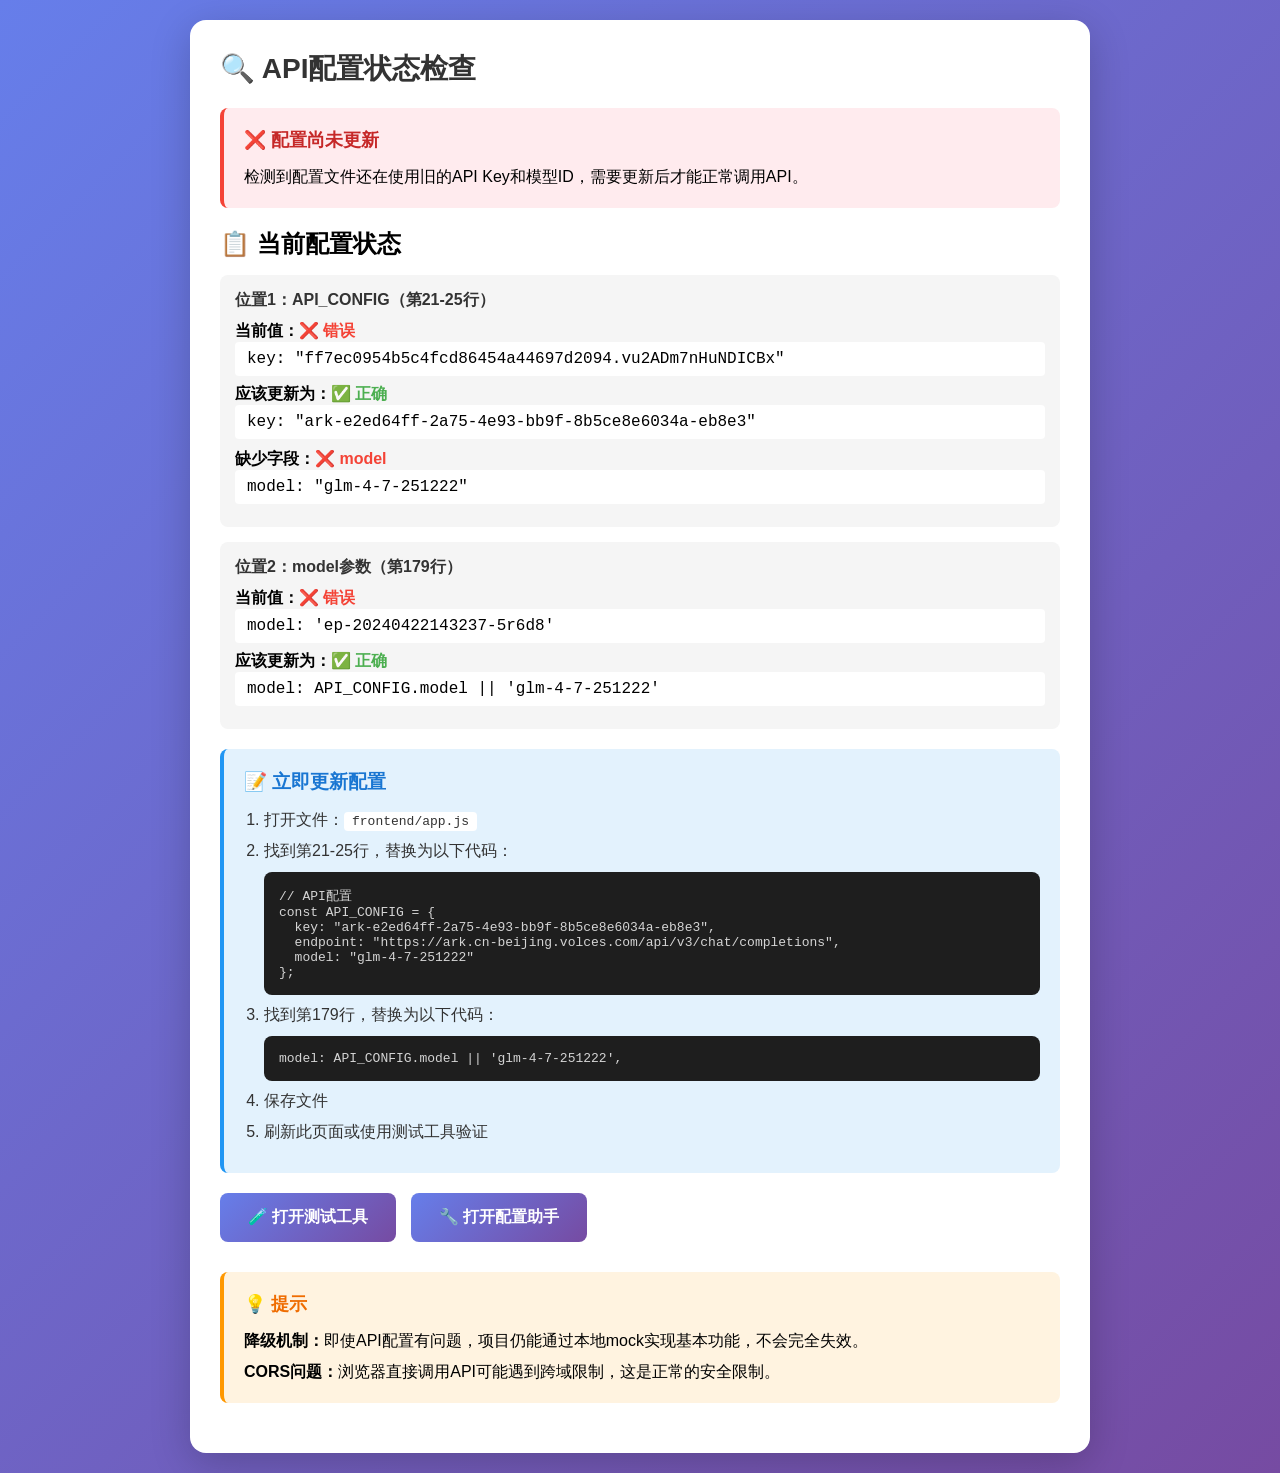
<file: check-api-status.html>
<!DOCTYPE html>
<html lang="zh-CN">
<head>
    <meta charset="UTF-8">
    <meta name="viewport" content="width=device-width, initial-scale=1.0">
    <title>API配置状态检查</title>
    <style>
        * {
            margin: 0;
            padding: 0;
            box-sizing: border-box;
        }
        body {
            font-family: 'Microsoft YaHei', sans-serif;
            background: linear-gradient(135deg, #667eea 0%, #764ba2 100%);
            min-height: 100vh;
            padding: 20px;
        }
        .container {
            max-width: 900px;
            margin: 0 auto;
            background: white;
            border-radius: 16px;
            padding: 30px;
            box-shadow: 0 10px 40px rgba(0,0,0,0.2);
        }
        h1 {
            color: #333;
            margin-bottom: 20px;
            font-size: 28px;
        }
        .status-box {
            padding: 20px;
            border-radius: 8px;
            margin-bottom: 20px;
        }
        .status-error {
            background: #ffebee;
            border-left: 4px solid #f44336;
        }
        .status-success {
            background: #e8f5e9;
            border-left: 4px solid #4caf50;
        }
        .status-warning {
            background: #fff3e0;
            border-left: 4px solid #ff9800;
        }
        .status-box h3 {
            margin-bottom: 15px;
            font-size: 18px;
        }
        .status-error h3 {
            color: #c62828;
        }
        .status-success h3 {
            color: #2e7d32;
        }
        .status-warning h3 {
            color: #ef6c00;
        }
        .config-item {
            background: #f5f5f5;
            padding: 15px;
            border-radius: 8px;
            margin-bottom: 15px;
        }
        .config-item h4 {
            color: #333;
            margin-bottom: 10px;
        }
        .config-item code {
            background: #fff;
            padding: 8px 12px;
            border-radius: 4px;
            font-family: 'Courier New', monospace;
            display: block;
            margin-bottom: 8px;
            overflow-x: auto;
        }
        .correct {
            color: #4caf50;
            font-weight: bold;
        }
        .incorrect {
            color: #f44336;
            font-weight: bold;
        }
        .btn {
            padding: 14px 28px;
            border: none;
            border-radius: 8px;
            font-size: 16px;
            font-weight: bold;
            cursor: pointer;
            transition: all 0.3s;
            margin-right: 10px;
            margin-bottom: 10px;
        }
        .btn-primary {
            background: linear-gradient(135deg, #667eea 0%, #764ba2 100%);
            color: white;
        }
        .btn-primary:hover {
            transform: translateY(-2px);
            box-shadow: 0 5px 20px rgba(102, 126, 234, 0.4);
        }
        .instruction-box {
            background: #e3f2fd;
            border-left: 4px solid #2196f3;
            padding: 20px;
            border-radius: 8px;
            margin-top: 20px;
        }
        .instruction-box h3 {
            color: #1976d2;
            margin-bottom: 15px;
        }
        .instruction-box ol {
            margin-left: 20px;
            color: #333;
        }
        .instruction-box li {
            margin-bottom: 10px;
        }
        .code-block {
            background: #1e1e1e;
            color: #d4d4d4;
            padding: 15px;
            border-radius: 8px;
            font-family: 'Courier New', monospace;
            font-size: 13px;
            overflow-x: auto;
            white-space: pre-wrap;
            word-wrap: break-word;
            margin: 10px 0;
        }
    </style>
</head>
<body>
    <div class="container">
        <h1>🔍 API配置状态检查</h1>

        <div class="status-box status-error">
            <h3>❌ 配置尚未更新</h3>
            <p>检测到配置文件还在使用旧的API Key和模型ID，需要更新后才能正常调用API。</p>
        </div>

        <h2 style="margin-bottom: 15px;">📋 当前配置状态</h2>

        <div class="config-item">
            <h4>位置1：API_CONFIG（第21-25行）</h4>
            <p><strong>当前值：</strong><span class="incorrect">❌ 错误</span></p>
            <code>key: "ff7ec0954b5c4fcd86454a44697d2094.vu2ADm7nHuNDICBx"</code>
            <p><strong>应该更新为：</strong><span class="correct">✅ 正确</span></p>
            <code>key: "ark-e2ed64ff-2a75-4e93-bb9f-8b5ce8e6034a-eb8e3"</code>
            <p style="margin-top: 10px;"><strong>缺少字段：</strong><span class="incorrect">❌ model</span></p>
            <code>model: "glm-4-7-251222"</code>
        </div>

        <div class="config-item">
            <h4>位置2：model参数（第179行）</h4>
            <p><strong>当前值：</strong><span class="incorrect">❌ 错误</span></p>
            <code>model: 'ep-20240422143237-5r6d8'</code>
            <p><strong>应该更新为：</strong><span class="correct">✅ 正确</span></p>
            <code>model: API_CONFIG.model || 'glm-4-7-251222'</code>
        </div>

        <div class="instruction-box">
            <h3>📝 立即更新配置</h3>
            <ol>
                <li>打开文件：<code style="background: #fff; padding: 2px 8px; border-radius: 4px;">frontend/app.js</code></li>
                <li>找到第21-25行，替换为以下代码：
                    <div class="code-block">// API配置
const API_CONFIG = {
  key: "ark-e2ed64ff-2a75-4e93-bb9f-8b5ce8e6034a-eb8e3",
  endpoint: "https://ark.cn-beijing.volces.com/api/v3/chat/completions",
  model: "glm-4-7-251222"
};</div>
                </li>
                <li>找到第179行，替换为以下代码：
                    <div class="code-block">model: API_CONFIG.model || 'glm-4-7-251222',</div>
                </li>
                <li>保存文件</li>
                <li>刷新此页面或使用测试工具验证</li>
            </ol>
        </div>

        <div style="margin-top: 20px;">
            <button class="btn btn-primary" onclick="window.location.href='test-api.html'">🧪 打开测试工具</button>
            <button class="btn btn-primary" onclick="window.location.href='config-helper.html'">🔧 打开配置助手</button>
        </div>

        <div class="status-box status-warning" style="margin-top: 20px;">
            <h3>💡 提示</h3>
            <p><strong>降级机制：</strong>即使API配置有问题，项目仍能通过本地mock实现基本功能，不会完全失效。</p>
            <p style="margin-top: 10px;"><strong>CORS问题：</strong>浏览器直接调用API可能遇到跨域限制，这是正常的安全限制。</p>
        </div>
    </div>
</body>
</html>
</file>
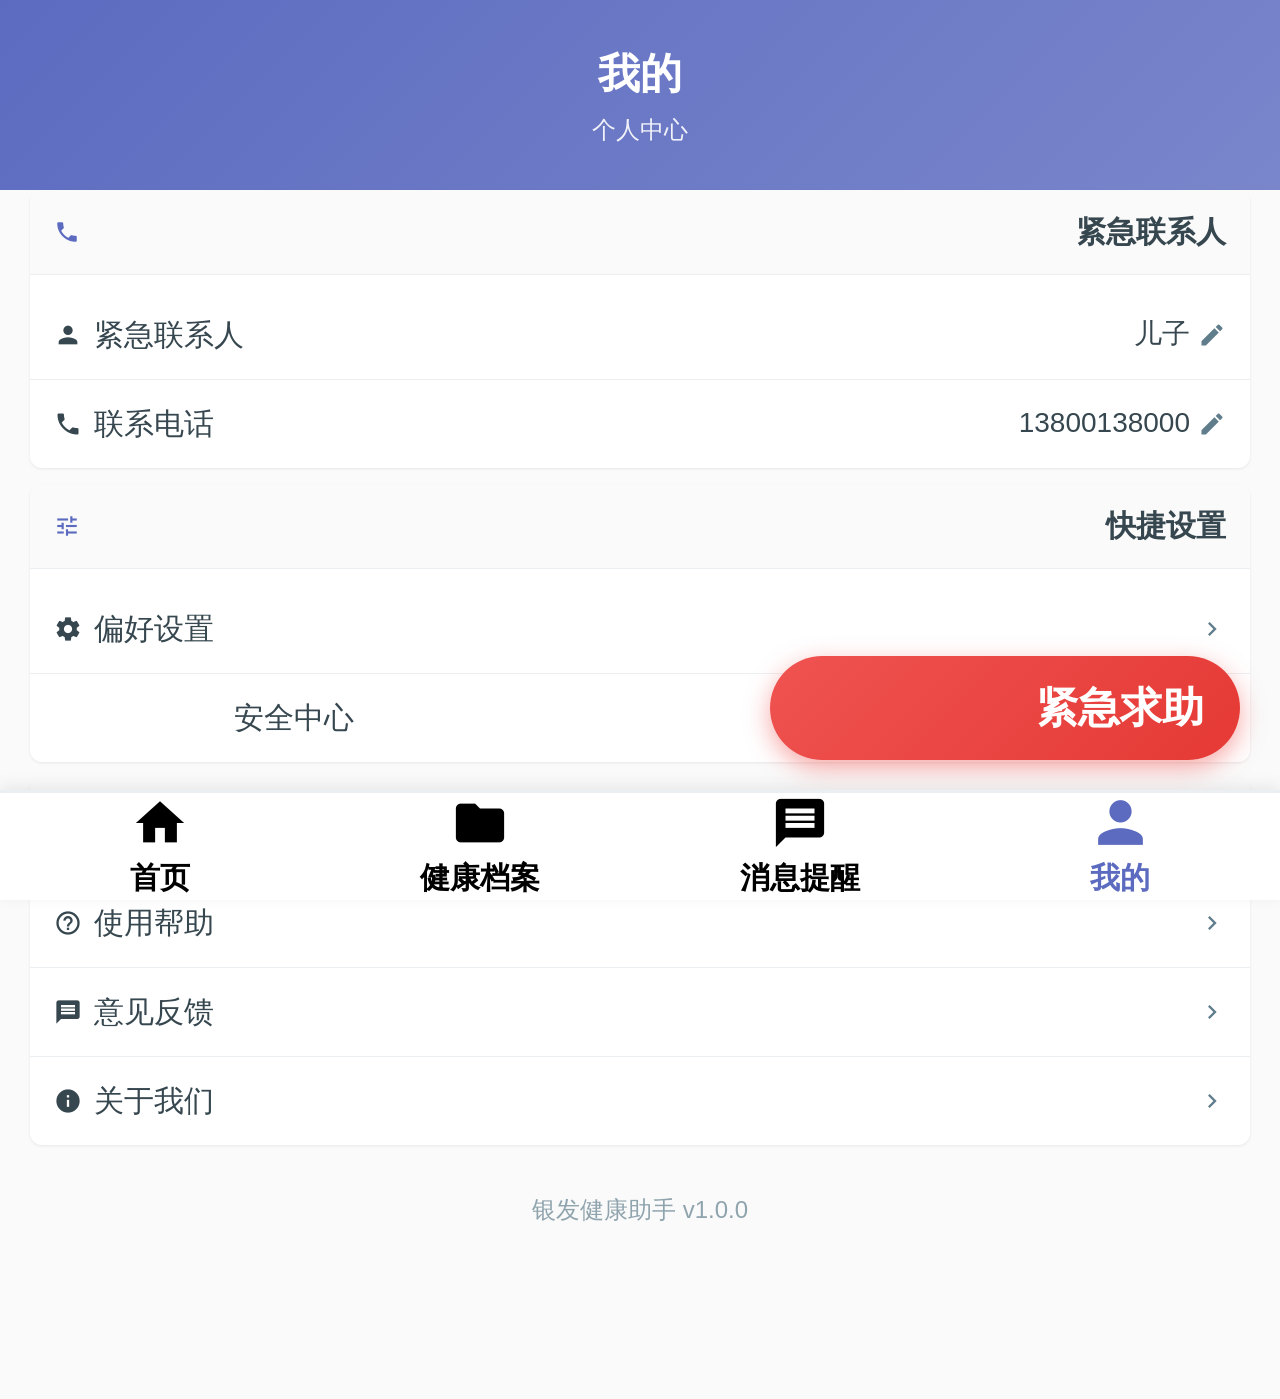
<file: frontend/profile.html>
<!doctype html>
<html lang="zh-CN">
  <head>
    <meta charset="UTF-8" />
    <meta name="viewport" content="width=device-width, initial-scale=1.0" />
    <title>银发健康助手 - 我的</title>
    <link rel="stylesheet" href="./styles.css" />
    <link href="https://fonts.googleapis.com/icon?family=Material+Icons" rel="stylesheet">
  </head>
  <body>
    <!-- 页面标题 -->
    <section class="page-header">
      <div class="page-header__title">我的</div>
      <div class="page-header__subtitle">个人中心</div>
    </section>

    <!-- 主要内容区域 -->
    <main class="main">


      <!-- 紧急联系人 -->
      <section class="settings-section">
        <div class="section-header">
          <span class="material-icons">phone</span>
          <span class="section-title">紧急联系人</span>
        </div>
        
        <div class="setting-item" onclick="editField('emergencyContactName', '紧急联系人姓名')">
          <div class="setting-item__left">
            <span class="material-icons">person</span>
            <span class="setting-item__label">紧急联系人</span>
          </div>
          <div class="setting-item__right">
            <span id="emergencyContactName">儿子</span>
            <span class="material-icons">edit</span>
          </div>
        </div>

        <div class="setting-item" onclick="editField('emergencyContactPhone', '联系电话')">
          <div class="setting-item__left">
            <span class="material-icons">phone</span>
            <span class="setting-item__label">联系电话</span>
          </div>
          <div class="setting-item__right">
            <span id="emergencyContactPhone">13800138000</span>
            <span class="material-icons">edit</span>
          </div>
        </div>
      </section>

      <!-- 快捷设置 -->
      <section class="settings-section">
        <div class="section-header">
          <span class="material-icons">tune</span>
          <span class="section-title">快捷设置</span>
        </div>
        
        <div class="setting-item" onclick="navigateTo('settings')">
          <div class="setting-item__left">
            <span class="material-icons">settings</span>
            <span class="setting-item__label">偏好设置</span>
          </div>
          <div class="setting-item__right">
            <span class="material-icons">chevron_right</span>
          </div>
        </div>

        <div class="setting-item">
          <div class="setting-item__left">
            <span class="material-icons">shield</span>
            <span class="setting-item__label">安全中心</span>
          </div>
          <div class="setting-item__right">
            <span class="material-icons">chevron_right</span>
          </div>
        </div>
      </section>

      <!-- 帮助与支持 -->
      <section class="settings-section">
        <div class="section-header">
          <span class="material-icons">help</span>
          <span class="section-title">帮助与支持</span>
        </div>
        
        <div class="setting-item" id="helpItem">
          <div class="setting-item__left">
            <span class="material-icons">help_outline</span>
            <span class="setting-item__label">使用帮助</span>
          </div>
          <div class="setting-item__right">
            <span class="material-icons">chevron_right</span>
          </div>
        </div>

        <div class="setting-item" id="feedbackItem">
          <div class="setting-item__left">
            <span class="material-icons">message</span>
            <span class="setting-item__label">意见反馈</span>
          </div>
          <div class="setting-item__right">
            <span class="material-icons">chevron_right</span>
          </div>
        </div>

        <div class="setting-item" id="aboutItem">
          <div class="setting-item__left">
            <span class="material-icons">info</span>
            <span class="setting-item__label">关于我们</span>
          </div>
          <div class="setting-item__right">
            <span class="material-icons">chevron_right</span>
          </div>
        </div>
      </section>

      <!-- 版本信息 -->
      <div class="settings-footer">
        <p>银发健康助手 v1.0.0</p>
      </div>
    </main>

    <!-- 紧急求助悬浮按钮 -->
    <button class="emergency-btn" id="emergencyBtn" onclick="showEmergencyModal()">
      <span class="material-icons emergency-btn__icon">emergency</span>
      <span class="emergency-btn__text">紧急求助</span>
    </button>

    <!-- 紧急求助弹窗 -->
    <div class="emergency-modal" id="emergencyModal">
      <div class="emergency-modal__overlay" onclick="hideEmergencyModal()"></div>
      <div class="emergency-modal__content">
        <div class="emergency-modal__header">
          <span class="material-icons emergency-modal__icon">warning</span>
          <span class="emergency-modal__title">紧急求助</span>
        </div>
        <div class="emergency-modal__body">
          <button class="emergency-option-btn" onclick="callEmergencyContact()">
            <span class="material-icons">phone</span>
            <span>拨打紧急联系人</span>
          </button>

        </div>
        <button class="emergency-modal__close" onclick="hideEmergencyModal()">
          取消
        </button>
      </div>
    </div>

    <!-- 底部导航栏 -->
    <nav class="bottom-nav">
      <button class="bottom-nav__item" onclick="navigateTo('home')">
        <span class="material-icons">home</span>
        <span class="bottom-nav__label">首页</span>
      </button>
      <button class="bottom-nav__item" onclick="navigateTo('records')">
        <span class="material-icons">folder</span>
        <span class="bottom-nav__label">健康档案</span>
      </button>
      <button class="bottom-nav__item" onclick="navigateTo('messages')">
        <span class="material-icons">message</span>
        <span class="bottom-nav__label">消息提醒</span>
      </button>
      <button class="bottom-nav__item bottom-nav__item--active" onclick="navigateTo('profile')">
        <span class="material-icons">person</span>
        <span class="bottom-nav__label">我的</span>
      </button>
    </nav>

    <script type="module" src="./profile.js"></script>
  </body>
</html>
</file>
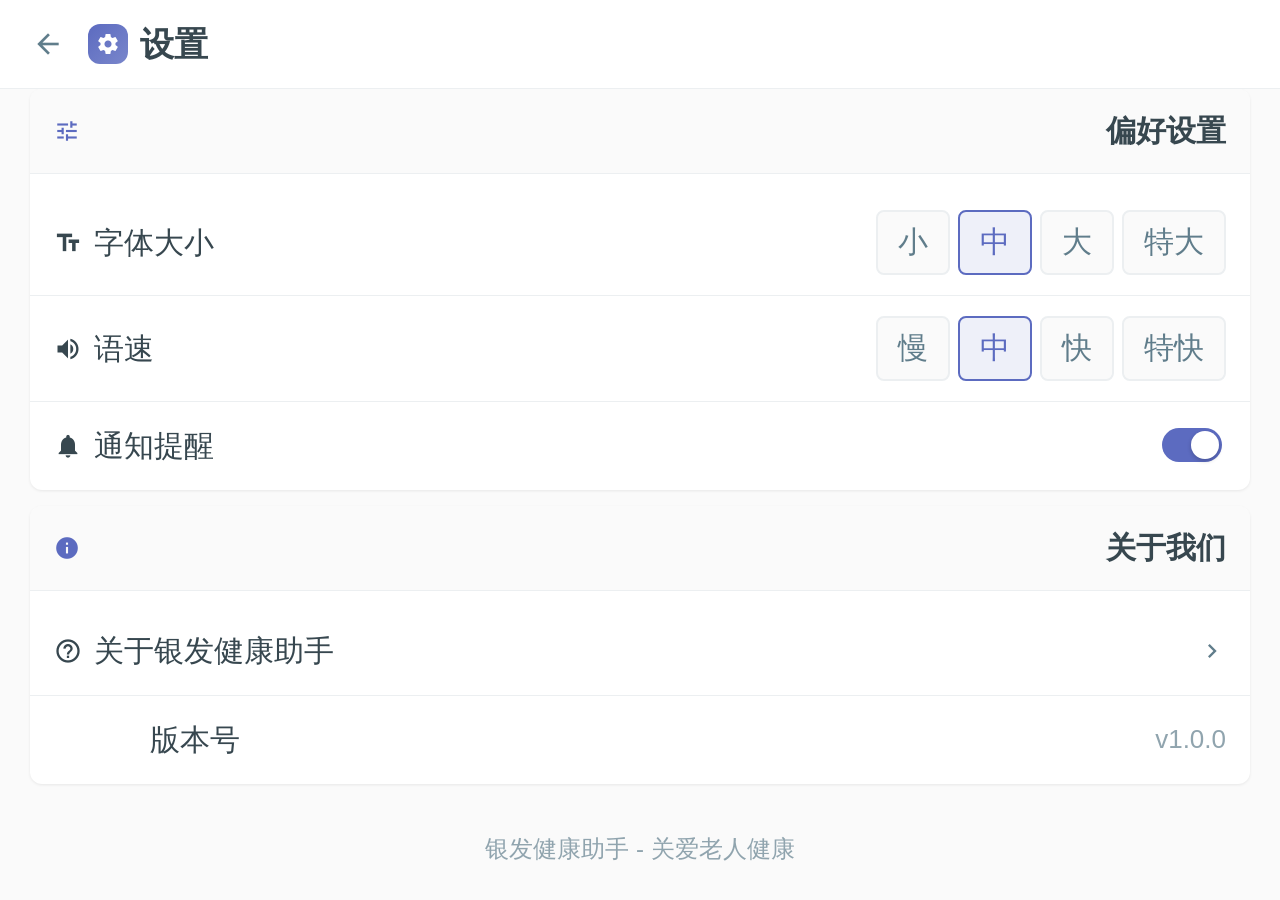
<file: frontend/settings.html>
<!doctype html>
<html lang="zh-CN">
  <head>
    <meta charset="UTF-8" />
    <meta name="viewport" content="width=device-width, initial-scale=1.0" />
    <title>银发健康助手 - 设置</title>
    <link rel="stylesheet" href="./styles.css" />
    <link href="https://fonts.googleapis.com/icon?family=Material+Icons" rel="stylesheet">
  </head>
  <body>
    <div class="app" aria-label="银发健康助手设置">
      <!-- 顶部导航栏 -->
      <header class="header">
        <div class="header__left">
          <button class="header__back" id="backBtn">
            <span class="material-icons">arrow_back</span>
          </button>
          <span class="header__logo">
            <span class="material-icons">settings</span>
          </span>
          <span class="header__title">设置</span>
        </div>
        <div class="header__right">
        </div>
      </header>

      <main class="content content--settings">
        <!-- 偏好设置 -->
        <section class="settings-section">
          <div class="section-header">
            <span class="material-icons">tune</span>
            <span class="section-title">偏好设置</span>
          </div>
          
          <!-- 字体大小设置 -->
          <div class="setting-item">
            <div class="setting-item__left">
              <span class="material-icons">text_fields</span>
              <span class="setting-item__label">字体大小</span>
            </div>
            <div class="setting-item__right">
              <div class="font-size-options">
                <button class="font-size-btn" data-size="small" id="fontSmall">小</button>
                <button class="font-size-btn font-size-btn--active" data-size="medium" id="fontMedium">中</button>
                <button class="font-size-btn" data-size="large" id="fontLarge">大</button>
                <button class="font-size-btn" data-size="xlarge" id="fontXLarge">特大</button>
              </div>
            </div>
          </div>

          <!-- 语速设置 -->
          <div class="setting-item">
            <div class="setting-item__left">
              <span class="material-icons">volume_up</span>
              <span class="setting-item__label">语速</span>
            </div>
            <div class="setting-item__right">
              <div class="speech-rate-options">
                <button class="speech-rate-btn" data-rate="0.6">慢</button>
                <button class="speech-rate-btn speech-rate-btn--active" data-rate="0.9">中</button>
                <button class="speech-rate-btn" data-rate="1.2">快</button>
                <button class="speech-rate-btn" data-rate="1.5">特快</button>
              </div>
            </div>
          </div>

          <!-- 通知开关 -->
          <div class="setting-item">
            <div class="setting-item__left">
              <span class="material-icons">notifications</span>
              <span class="setting-item__label">通知提醒</span>
            </div>
            <div class="setting-item__right">
              <button class="toggle-switch" id="notificationToggle" data-enabled="true">
                <span class="toggle-track">
                  <span class="toggle-thumb"></span>
                </span>
              </button>
            </div>
          </div>
        </section>

        <!-- 关于我们 -->
        <section class="settings-section">
          <div class="section-header">
            <span class="material-icons">info</span>
            <span class="section-title">关于我们</span>
          </div>
          
          <div class="setting-item" id="aboutItem">
            <div class="setting-item__left">
              <span class="material-icons">help_outline</span>
              <span class="setting-item__label">关于银发健康助手</span>
            </div>
            <div class="setting-item__right">
              <span class="material-icons">chevron_right</span>
            </div>
          </div>

          <div class="setting-item" id="versionItem">
            <div class="setting-item__left">
              <span class="material-icons">tag</span>
              <span class="setting-item__label">版本号</span>
            </div>
            <div class="setting-item__right">
              <span class="version-text">v1.0.0</span>
            </div>
          </div>
        </section>

        <!-- 底部信息 -->
        <div class="settings-footer">
          <p>银发健康助手 - 关爱老人健康</p>
        </div>
      </main>
    </div>

    <script src="./settings.js"></script>
  </body>
</html>
</file>
<file: frontend/styles.css>
/* 银发健康助手 - 简约舒适风格 */
:root {
  --primary-bg: #FAFAFA;
  --secondary-bg: #FFFFFF;
  --card-bg: #FFFFFF;
  --primary-color: #5C6BC0;
  --secondary-color: #7986CB;
  --green-color: #66BB6A;
  --orange-color: #FFA726;
  --red-color: #EF5350;
  --text-primary: #37474F;
  --text-secondary: #607D8B;
  --text-muted: #90A4AE;
  --border-color: #ECEFF1;
  --shadow: 0 1px 3px rgba(0, 0, 0, 0.08);
  --shadow-lg: 0 4px 12px rgba(0, 0, 0, 0.1);
  --radius: 12px;
  --radius-sm: 8px;
  --radius-lg: 16px;
  --font: "PingFang SC", "Microsoft YaHei", "Helvetica Neue", Arial, sans-serif;
  
  /* 字体大小变量 - 适合电脑屏幕（增大80%） */
  --font-xs: 22px;
  --font-sm: 26px;
  --font-base: 30px;
  --font-md: 34px;
  --font-lg: 38px;
  --font-xl: 44px;
  --font-2xl: 52px;
  --font-3xl: 60px;
  --font-4xl: 72px;
}

* {
  box-sizing: border-box;
  margin: 0;
  padding: 0;
}

html, body {
  height: 100%;
  font-family: var(--font);
  background: var(--primary-bg);
  color: var(--text-primary);
  line-height: 1.6;
}

/* ========== 页面标题 ========== */
.page-header {
  text-align: center;
  padding: 40px 30px;
  background: linear-gradient(135deg, var(--primary-color) 0%, var(--secondary-color) 100%);
  color: white;
  width: 100%;
}

.page-header__title {
  font-size: var(--font-2xl);
  font-weight: 600;
  margin-bottom: 4px;
}

.page-header__subtitle {
  font-size: var(--font-sm);
  opacity: 0.9;
}

/* ========== 顶部导航栏 ========== */
.header {
  display: flex;
  align-items: center;
  justify-content: space-between;
  padding: 16px 20px;
  background: var(--secondary-bg);
  border-bottom: 1px solid var(--border-color);
  position: sticky;
  top: 0;
  z-index: 100;
}

.header__left {
  display: flex;
  align-items: center;
  gap: 12px;
}

.header__back {
  background: transparent;
  border: none;
  cursor: pointer;
  color: var(--text-secondary);
  padding: 12px;
  border-radius: var(--radius-sm);
  transition: background 0.2s;
  min-width: 48px;
  min-height: 48px;
  display: flex;
  align-items: center;
  justify-content: center;
}

.header__back .material-icons {
  font-size: 32px;
}

.header__back:hover {
  background: var(--primary-bg);
}

.header__logo {
  display: flex;
  align-items: center;
  justify-content: center;
  width: 40px;
  height: 40px;
  background: linear-gradient(135deg, var(--primary-color) 0%, var(--secondary-color) 100%);
  border-radius: var(--radius);
  color: white;
}

.header__title {
  font-size: var(--font-xl);
  font-weight: 600;
  color: var(--text-primary);
}

.header__right {
  display: flex;
  align-items: center;
  gap: 8px;
}

.header__btn {
  background: transparent;
  border: none;
  cursor: pointer;
  color: var(--text-secondary);
  padding: 8px;
  border-radius: var(--radius-sm);
  transition: background 0.2s;
}

.header__btn:hover {
  background: var(--primary-bg);
}

/* ========== 主要内容区域 ========== */
.content {
  padding: 20px;
  max-width: 600px;
  margin: 0 auto;
  padding-bottom: 100px;
}

/* ========== 个人基础信息 ========== */
.profile-section {
  margin-bottom: 24px;
}

.section-header {
  display: flex;
  align-items: center;
  justify-content: space-between;
  gap: 8px;
  margin-bottom: 16px;
}

.section-header .material-icons {
  color: var(--primary-color);
  font-size: var(--font-2xl);
}

.section-title {
  font-size: var(--font-lg);
  font-weight: 600;
  color: var(--text-primary);
}

.section-header__more {
  display: flex;
  align-items: center;
  gap: 6px;
  padding: 8px 16px;
  background: linear-gradient(135deg, var(--primary-color) 0%, var(--secondary-color) 100%);
  color: white;
  border: none;
  border-radius: var(--radius-md);
  font-size: var(--font-sm);
  font-weight: 500;
  cursor: pointer;
  transition: all 0.3s ease;
  box-shadow: 0 2px 8px rgba(92, 107, 192, 0.3);
}

.section-header__more:hover {
  transform: translateY(-1px);
  box-shadow: 0 4px 12px rgba(92, 107, 192, 0.4);
}

.section-header__more:active {
  transform: translateY(0);
}

.section-header__more .material-icons {
  font-size: var(--font-md);
  color: white;
}

.profile-card {
  background: linear-gradient(135deg, #5C6BC0 0%, #7986CB 100%);
  border-radius: var(--radius-lg);
  padding: 28px 24px;
  margin-bottom: 16px;
  display: flex;
  align-items: center;
  gap: 20px;
}

.profile-avatar {
  width: 80px;
  height: 80px;
  background: rgba(255, 255, 255, 0.25);
  border-radius: 50%;
  display: flex;
  align-items: center;
  justify-content: center;
  font-size: var(--font-4xl);
}

.profile-info {
  flex: 1;
}

.profile-name {
  font-size: var(--font-3xl);
  font-weight: 700;
  color: white;
}

.profile-age {
  font-size: var(--font-xl);
  color: rgba(255, 255, 255, 0.9);
  margin-top: 6px;
}

.profile-edit {
  background: rgba(255, 255, 255, 0.2);
  border: none;
  border-radius: 50%;
  width: 52px;
  height: 52px;
  display: flex;
  align-items: center;
  justify-content: center;
  cursor: pointer;
  color: white;
  transition: background 0.2s;
  font-size: 28px;
}

.profile-edit:hover {
  background: rgba(255, 255, 255, 0.3);
}

.profile-details {
  background: var(--secondary-bg);
  border-radius: var(--radius);
  padding: 4px;
  box-shadow: var(--shadow);
}

.detail-item {
  display: flex;
  align-items: center;
  padding: 14px 16px;
  border-bottom: 1px solid var(--border-color);
}

.detail-item:last-child {
  border-bottom: none;
}

.detail-icon {
  font-size: var(--font-xl);
  width: 28px;
}

.detail-label {
  flex: 1;
  font-size: var(--font-base);
  color: var(--text-secondary);
}

.detail-value {
  font-size: var(--font-base);
  font-weight: 500;
  color: var(--text-primary);
}

/* ========== 健康数据台账 ========== */
.health-section {
  margin-bottom: 24px;
}

.data-tabs {
  display: flex;
  gap: 8px;
  margin-bottom: 16px;
  background: var(--secondary-bg);
  padding: 4px;
  border-radius: var(--radius);
  box-shadow: var(--shadow);
}

.data-tab {
  flex: 1;
  padding: 10px 14px;
  border: none;
  border-radius: var(--radius-sm);
  font-size: var(--font-base);
  font-weight: 500;
  background: transparent;
  color: var(--text-secondary);
  cursor: pointer;
  transition: all 0.2s;
}

.data-tab--active {
  background: var(--primary-color);
  color: white;
}

.stats-grid {
  display: grid;
  grid-template-columns: repeat(2, 1fr);
  gap: 12px;
  margin-bottom: 20px;
}

.stat-card {
  background: var(--secondary-bg);
  padding: 16px;
  border-radius: var(--radius);
  box-shadow: var(--shadow);
}

.stat-label {
  font-size: var(--font-xs);
  color: var(--text-muted);
  margin-bottom: 8px;
}

.stat-value {
  font-size: var(--font-3xl);
  font-weight: 600;
  color: var(--text-primary);
}

.stat-unit {
  font-size: var(--font-xs);
  color: var(--text-muted);
  margin-left: 4px;
}

.stat-status {
  font-size: var(--font-xs);
  margin-top: 6px;
  padding: 3px 8px;
  border-radius: 8px;
  display: inline-block;
}

.stat-status.normal {
  background: rgba(102, 187, 106, 0.15);
  color: var(--green-color);
}

.stat-status.warning {
  background: rgba(255, 167, 38, 0.15);
  color: var(--orange-color);
}

.stat-status.danger {
  background: rgba(239, 83, 80, 0.15);
  color: var(--red-color);
}

.chart-section {
  background: var(--secondary-bg);
  padding: 20px;
  border-radius: var(--radius);
  box-shadow: var(--shadow);
  margin-bottom: 20px;
}

.chart-section canvas {
  width: 100% !important;
  height: 550px !important;
}

.records-list {
  background: var(--secondary-bg);
  border-radius: var(--radius);
  box-shadow: var(--shadow);
  overflow: hidden;
}

/* ========== 用药档案 ========== */
.medication-section {
  margin-bottom: 24px;
}

.med-section {
  background: var(--secondary-bg);
  border-radius: var(--radius);
  box-shadow: var(--shadow);
  padding: 16px;
  margin-bottom: 16px;
}

.med-section-header {
  display: flex;
  justify-content: space-between;
  align-items: center;
  margin-bottom: 14px;
}

.med-section-title {
  font-size: var(--font-md);
  font-weight: 600;
  color: var(--text-primary);
}

.med-badge {
  background: var(--primary-color);
  color: white;
  font-size: 11px;
  padding: 3px 10px;
  border-radius: 10px;
}

.med-more {
  font-size: var(--font-sm);
  color: var(--primary-color);
  background: none;
  border: none;
  cursor: pointer;
}

.med-list {
  display: flex;
  flex-direction: column;
  gap: 12px;
}

.med-item {
  display: flex;
  align-items: center;
  gap: 12px;
  padding: 12px;
  background: var(--primary-bg);
  border-radius: var(--radius-sm);
}

.med-icon {
  font-size: var(--font-3xl);
}

.med-info {
  flex: 1;
}

.med-name {
  font-size: var(--font-base);
  font-weight: 500;
  color: var(--text-primary);
}

.med-dosage {
  font-size: var(--font-xs);
  color: var(--text-muted);
  margin-top: 2px;
}

.med-time {
  font-size: var(--font-xs);
  color: var(--primary-color);
  font-weight: 500;
}

.history-list {
  display: flex;
  flex-direction: column;
  gap: 8px;
}

.history-item {
  display: flex;
  align-items: center;
  padding: 12px;
  background: var(--primary-bg);
  border-radius: var(--radius-sm);
}

.history-date {
  font-size: var(--font-xs);
  color: var(--text-muted);
  width: 75px;
}

.history-drug {
  flex: 1;
  font-size: var(--font-base);
  color: var(--text-primary);
}

.history-status {
  font-size: var(--font-xs);
  color: var(--green-color);
}

.prescription-section {
  background: var(--secondary-bg);
  border-radius: var(--radius);
  box-shadow: var(--shadow);
  padding: 16px;
}

.prescription-header {
  display: flex;
  justify-content: space-between;
  align-items: center;
  margin-bottom: 14px;
}

.prescription-title {
  font-size: var(--font-md);
  font-weight: 600;
  color: var(--text-primary);
}

.prescription-upload {
  display: flex;
  align-items: center;
  gap: 5px;
  font-size: var(--font-sm);
  color: var(--primary-color);
  background: rgba(92, 107, 192, 0.1);
  border: none;
  padding: 7px 12px;
  border-radius: var(--radius-sm);
  cursor: pointer;
  transition: background 0.2s;
}

.prescription-upload:hover {
  background: rgba(92, 107, 192, 0.15);
}

.prescription-list {
  display: flex;
  flex-direction: column;
  gap: 12px;
}

.prescription-item {
  display: flex;
  align-items: center;
  gap: 12px;
  padding: 12px;
  background: var(--primary-bg);
  border-radius: var(--radius-sm);
}

.prescription-icon {
  font-size: var(--font-3xl);
}

.prescription-info {
  flex: 1;
}

.prescription-name {
  font-size: var(--font-base);
  font-weight: 500;
  color: var(--text-primary);
}

.prescription-date {
  font-size: var(--font-xs);
  color: var(--text-muted);
  margin-top: 2px;
}

.prescription-view {
  background: transparent;
  border: 1px solid var(--border-color);
  border-radius: 50%;
  width: 34px;
  height: 34px;
  display: flex;
  align-items: center;
  justify-content: center;
  cursor: pointer;
  color: var(--primary-color);
  transition: all 0.2s;
}

.prescription-view:hover {
  background: var(--primary-bg);
}

/* ========== 记录列表样式 ========== */
.record-row {
  display: flex;
  align-items: center;
  padding: 14px 16px;
  border-bottom: 1px solid var(--border-color);
}

.record-row:last-child {
  border-bottom: none;
}

.record-time {
  font-size: var(--font-xs);
  color: var(--text-muted);
  width: 100px;
}

.record-value {
  flex: 1;
  font-size: var(--font-base);
  color: var(--text-primary);
  font-weight: 500;
}

.record-status {
  font-size: var(--font-xs);
  padding: 3px 10px;
  border-radius: 8px;
}

.record-status.normal {
  background: rgba(102, 187, 106, 0.15);
  color: var(--green-color);
}

.record-status.warning {
  background: rgba(255, 167, 38, 0.15);
  color: var(--orange-color);
}

.record-status.danger {
  background: rgba(239, 83, 80, 0.15);
  color: var(--red-color);
}

/* ========== 底部导航 ========== */
.footer {
  position: fixed;
  bottom: 0;
  left: 0;
  right: 0;
  display: flex;
  background: var(--secondary-bg);
  border-top: 1px solid var(--border-color);
  padding: 8px 0;
  box-shadow: 0 -2px 10px rgba(0, 0, 0, 0.05);
}

.footer__item {
  flex: 1;
  display: flex;
  flex-direction: column;
  align-items: center;
  gap: 4px;
  padding: 8px;
  background: transparent;
  border: none;
  cursor: pointer;
  color: var(--text-muted);
  transition: color 0.2s;
}

.footer__item--active {
  color: var(--primary-color);
}

.footer__item .material-icons {
  font-size: 24px;
}

.footer__label {
  font-size: 11px;
}

/* ========== 首页样式 ========== */
.app {
  min-height: 100vh;
}

.main {
  padding: 30px 40px;
  padding-bottom: 120px;
  max-width: 1400px;
  margin: 0 auto;
  width: 100%;
}

/* 首页专用：flex布局让聊天区占满 */
.main--chat {
  display: flex;
  flex-direction: column;
  height: calc(100vh - 110px);
  padding: 0;
  padding-bottom: 0;
  overflow: hidden;
}

/* ==================== 语音播报样式 ==================== */

/* 消息气泡容器 */
.msg__content-wrapper {
  display: flex;
  align-items: flex-start;
  gap: 8px;
  flex: 1;
}

.msg__bubble-wrapper {
  flex: 1;
  display: flex;
  flex-direction: column;
}

/* 喇叭播放按钮 */
.tts-speaker {
  display: inline-flex;
  align-items: center;
  justify-content: center;
  width: 48px;
  height: 48px;
  font-size: 28px;
  cursor: pointer;
  border-radius: 50%;
  transition: all 0.2s;
  opacity: 0;
  flex-shrink: 0;
  margin-top: 8px;
}

.msg:hover .tts-speaker {
  opacity: 1;
}

.tts-speaker:hover {
  background: rgba(92, 107, 192, 0.1);
  transform: scale(1.1);
}

.tts-speaker:active {
  transform: scale(0.95);
}

.tts-speaker--speaking {
  opacity: 1;
  animation: ttsPulse 1s infinite;
  color: var(--primary-color);
}

@keyframes ttsPulse {
  0%, 100% {
    transform: scale(1);
  }
  50% {
    transform: scale(1.15);
  }
}

/* 语音播报悬浮控制条 */
.tts-control-bar {
  position: fixed;
  top: 0;
  left: 0;
  right: 0;
  z-index: 1000;
  background: linear-gradient(135deg, var(--primary-color) 0%, #667eea 100%);
  box-shadow: 0 4px 15px rgba(0, 0, 0, 0.2);
  animation: ttsSlideDown 0.3s ease-out;
}

@keyframes ttsSlideDown {
  from {
    transform: translateY(-100%);
    opacity: 0;
  }
  to {
    transform: translateY(0);
    opacity: 1;
  }
}

.tts-control-bar--hide {
  animation: ttsSlideUp 0.3s ease-out;
}

@keyframes ttsSlideUp {
  from {
    transform: translateY(0);
    opacity: 1;
  }
  to {
    transform: translateY(-100%);
    opacity: 0;
  }
}

.tts-control-bar__content {
  display: flex;
  align-items: center;
  justify-content: center;
  gap: 24px;
  padding: 16px 30px;
  max-width: 800px;
  margin: 0 auto;
}

.tts-control-bar__label {
  color: white;
  font-size: 20px;
  font-weight: 600;
  display: flex;
  align-items: center;
  gap: 12px;
}

.tts-control-bar__label::before {
  content: '🔊';
  font-size: 28px;
  animation: ttsBlink 1s infinite;
}

@keyframes ttsBlink {
  0%, 100% {
    opacity: 1;
  }
  50% {
    opacity: 0.5;
  }
}

.tts-control-bar__progress {
  flex: 1;
  height: 8px;
  background: rgba(255, 255, 255, 0.3);
  border-radius: 4px;
  overflow: hidden;
}

.tts-control-bar__progress::after {
  content: '';
  display: block;
  height: 100%;
  background: white;
  border-radius: 4px;
  animation: ttsProgress 3s linear infinite;
}

@keyframes ttsProgress {
  from {
    width: 0%;
  }
  to {
    width: 100%;
  }
}

.tts-control-bar__buttons {
  display: flex;
  gap: 12px;
}

.tts-control-btn {
  display: flex;
  align-items: center;
  justify-content: center;
  width: 56px;
  height: 56px;
  background: rgba(255, 255, 255, 0.2);
  border: 3px solid rgba(255, 255, 255, 0.3);
  border-radius: 50%;
  color: white;
  cursor: pointer;
  transition: all 0.2s;
}

.tts-control-btn:hover {
  background: rgba(255, 255, 255, 0.3);
  transform: scale(1.15);
}

.tts-control-btn:active {
  transform: scale(0.95);
}

.tts-control-btn .material-icons {
  font-size: 28px !important;
}

.tts-control-btn--stop {
  background: rgba(239, 68, 68, 0.9);
  border-color: rgba(255, 255, 255, 0.5);
}

.tts-control-btn--stop:hover {
  background: rgba(239, 68, 68, 1);
}

/* 主内容区域在控制条显示时下移 */
.tts-control-bar ~ .main {
  transition: margin-top 0.3s ease-out;
}

.tts-control-bar[style*="display: block"] ~ .main {
  margin-top: 80px;
}

/* 播报开关样式 */
.tts-toggle {
  display: inline-flex;
  align-items: center;
  gap: 8px;
  padding: 6px 12px;
  background: var(--secondary-bg);
  border: 2px solid var(--border-color);
  border-radius: var(--radius);
  cursor: pointer;
  font-size: var(--font-sm);
  transition: all 0.2s;
  user-select: none;
}

.tts-toggle:hover {
  border-color: var(--primary-color);
  background: rgba(92, 107, 192, 0.05);
}

.tts-toggle--active {
  background: rgba(92, 107, 192, 0.1);
  border-color: var(--primary-color);
}

.tts-toggle__icon {
  font-size: 24px;
}

.tts-toggle__label {
  color: var(--text-secondary);
}

.tts-toggle--active .tts-toggle__label {
  color: var(--primary-color);
  font-weight: 500;
}

/* 开关的滑动块 */
.tts-toggle__switch {
  position: relative;
  width: 50px;
  height: 28px;
  background: var(--border-color);
  border-radius: 14px;
  transition: all 0.3s;
}

.tts-toggle__switch::after {
  content: '';
  position: absolute;
  top: 2px;
  left: 2px;
  width: 24px;
  height: 24px;
  background: white;
  border-radius: 50%;
  box-shadow: 0 2px 4px rgba(0, 0, 0, 0.2);
  transition: all 0.3s;
}

.tts-toggle--active .tts-toggle__switch {
  background: var(--primary-color);
}

.tts-toggle--active .tts-toggle__switch::after {
  left: 24px;
}

/* 天气卡片 */
.weather-card {
  display: flex;
  align-items: center;
  gap: 16px;
  padding: 16px 24px;
  background: linear-gradient(135deg, #87CEEB 0%, #B0E0E6 100%);
  color: #1a365d;
}

.weather-card__icon {
  font-size: 56px;
}

.weather-card__info {
  display: flex;
  flex-direction: column;
}

.weather-card__temp {
  font-size: var(--font-3xl);
  font-weight: 700;
  line-height: 1.2;
}

.weather-card__desc {
  font-size: var(--font-md);
  opacity: 0.9;
}

.weather-card__extra {
  display: flex;
  gap: 20px;
  margin-left: auto;
}

.weather-card__item {
  display: flex;
  align-items: center;
  gap: 6px;
  font-size: var(--font-sm);
  opacity: 0.85;
}

.weather-card__small-icon {
  font-size: 24px;
}

.weather-card__city {
  font-size: var(--font-sm);
  opacity: 0.75;
  margin-left: auto;
  padding-left: 16px;
  border-left: 1px solid rgba(255,255,255,0.3);
}

.weather-card__hint {
  font-size: var(--font-xs);
  opacity: 0.8;
  margin-left: 8px;
  padding: 4px 8px;
  background: rgba(255,255,255,0.3);
  border-radius: 12px;
}

.weather-card:hover {
  cursor: pointer;
  opacity: 0.95;
}

/* 天气详情弹窗 */
.weather-modal {
  position: fixed;
  top: 0;
  left: 0;
  right: 0;
  bottom: 0;
  z-index: 1000;
  display: flex;
  align-items: center;
  justify-content: center;
}

.weather-modal__overlay {
  position: absolute;
  top: 0;
  left: 0;
  right: 0;
  bottom: 0;
  background: rgba(0,0,0,0.5);
}

.weather-modal__content {
  position: relative;
  width: 90%;
  max-width: 500px;
  background: white;
  border-radius: var(--radius-lg);
  overflow: hidden;
  box-shadow: var(--shadow-lg);
  max-height: 85vh;
  overflow-y: auto;
}

.weather-modal__header {
  display: flex;
  align-items: center;
  gap: 16px;
  padding: 24px;
  background: linear-gradient(135deg, #87CEEB 0%, #B0E0E6 100%);
  color: #1a365d;
}

.weather-modal__icon {
  font-size: 64px;
}

.weather-modal__title-row {
  flex: 1;
  display: flex;
  align-items: center;
  justify-content: space-between;
}

.weather-modal__title {
  font-size: var(--font-xl);
  font-weight: 700;
}

.weather-modal__close {
  background: rgba(255,255,255,0.3);
  border: none;
  border-radius: 50%;
  width: 40px;
  height: 40px;
  font-size: var(--font-lg);
  cursor: pointer;
  color: #1a365d;
}

.weather-modal__close:hover {
  background: rgba(255,255,255,0.5);
}

.weather-modal__body {
  padding: 24px;
}

.weather-modal__current {
  text-align: center;
  margin-bottom: 24px;
  padding-bottom: 24px;
  border-bottom: 1px solid var(--border-color);
}

.weather-modal__temp-large {
  font-size: 80px;
  font-weight: 700;
  color: var(--primary-color);
  line-height: 1.2;
}

.weather-modal__desc {
  font-size: var(--font-lg);
  color: var(--text-secondary);
  margin-top: 8px;
}

.weather-modal__details {
  display: grid;
  grid-template-columns: repeat(3, 1fr);
  gap: 16px;
  margin-bottom: 24px;
}

.weather-modal__detail-item {
  display: flex;
  flex-direction: column;
  align-items: center;
  padding: 12px;
  background: var(--primary-bg);
  border-radius: var(--radius);
}

.weather-modal__detail-item .material-icons {
  font-size: 28px;
  color: var(--primary-color);
  margin-bottom: 4px;
}

.weather-modal__detail-item span:nth-child(2) {
  font-size: var(--font-xs);
  color: var(--text-muted);
}

.weather-modal__detail-item span:nth-child(3) {
  font-size: var(--font-base);
  font-weight: 600;
  color: var(--text-primary);
  margin-top: 4px;
}

.weather-modal__section-title {
  font-size: var(--font-xl);
  font-weight: 700;
  color: var(--text-primary);
  margin-bottom: 16px;
}

.weather-modal__advisory {
  margin-bottom: 28px;
}

.weather-modal__clothing {
  margin-bottom: 28px;
}

.weather-modal__recommendation {
  margin-bottom: 20px;
}

.weather-advisory-item {
  display: flex;
  align-items: flex-start;
  padding: 18px 22px;
  background: rgba(92, 107, 192, 0.08);
  border-radius: var(--radius);
  margin-bottom: 12px;
  font-size: var(--font-xl);
  line-height: 1.85;
  color: var(--text-primary);
  font-weight: 500;
}

.weather-advisory-item--empty,
.weather-advisory-item--loading {
  justify-content: center;
  text-align: center;
  color: var(--text-primary);
  background: rgba(92, 107, 192, 0.06);
}

#weatherAdvisoryList {
  font-size: var(--font-xl);
  line-height: 1.85;
}

/* 顶部栏：品牌 + 快捷操作 */
.top-bar {
  display: flex;
  align-items: center;
  justify-content: space-between;
  padding: 12px 24px;
  background: linear-gradient(135deg, var(--primary-color) 0%, var(--secondary-color) 100%);
  color: white;
  flex-shrink: 0;
}

.top-bar__brand {
  display: flex;
  align-items: center;
  gap: 10px;
}

.top-bar__icon {
  font-size: 40px;
}

.top-bar__title {
  font-size: var(--font-xl);
  font-weight: 700;
}

.top-bar__actions {
  display: flex;
  gap: 10px;
}

.top-bar__btn {
  display: flex;
  align-items: center;
  gap: 6px;
  background: rgba(255,255,255,0.2);
  border: none;
  border-radius: var(--radius-sm);
  padding: 8px 14px;
  color: white;
  font-size: var(--font-base);
  font-weight: 600;
  cursor: pointer;
  transition: background 0.2s;
  min-height: 48px;
}

.top-bar__btn:hover {
  background: rgba(255,255,255,0.35);
}

.top-bar__btn .material-icons {
  font-size: 28px;
}

/* 功能入口卡片 */
.features {
  display: grid;
  grid-template-columns: repeat(4, 1fr);
  gap: 24px;
  margin-bottom: 36px;
}

.feature-card {
  background: var(--secondary-bg);
  border-radius: var(--radius-lg);
  padding: 28px 16px;
  display: flex;
  flex-direction: column;
  align-items: center;
  gap: 14px;
  cursor: pointer;
  box-shadow: var(--shadow);
  transition: transform 0.2s, box-shadow 0.2s;
}

.feature-card:hover {
  transform: translateY(-4px);
  box-shadow: var(--shadow-lg);
}

.feature-card__icon {
  width: 80px;
  height: 80px;
  border-radius: var(--radius);
  display: flex;
  align-items: center;
  justify-content: center;
  color: white;
}

.feature-card__icon .material-icons {
  font-size: var(--font-4xl);
}

.feature-card__icon--green {
  background: linear-gradient(135deg, #66BB6A 0%, #81C784 100%);
}

.feature-card__icon--orange {
  background: linear-gradient(135deg, #FFA726 0%, #FFB74D 100%);
}

.feature-card__label {
  font-size: var(--font-md);
  color: var(--text-secondary);
}

/* 健康小贴士 */
.tip-card {
  background: linear-gradient(135deg, #FFF3E0 0%, #FFECB3 100%);
  border-radius: var(--radius-lg);
  padding: 28px;
  display: flex;
  align-items: center;
  gap: 20px;
  margin-bottom: 36px;
}

.tip-card__avatar {
  font-size: 80px;
}

.tip-card__content {
  flex: 1;
}

.tip-card__title {
  font-size: var(--font-md);
  color: var(--text-muted);
  margin-bottom: 8px;
}

.tip-card__text {
  font-size: var(--font-lg);
  color: var(--text-primary);
  display: flex;
  align-items: center;
  gap: 10px;
}

.tip-card__text .material-icons {
  color: var(--orange-color);
  font-size: var(--font-3xl);
}

.tip-card__arrow {
  background: transparent;
  border: none;
  color: var(--text-muted);
  cursor: pointer;
}

.tip-card__arrow .material-icons {
  font-size: var(--font-4xl);
}

/* 快捷操作区 */
.quick-actions {
  margin-bottom: 36px;
}

.quick-title {
  font-size: var(--font-2xl);
  font-weight: 600;
  color: var(--text-primary);
  margin-bottom: 20px;
}

.quick-grid {
  display: grid;
  grid-template-columns: repeat(4, 1fr);
  gap: 20px;
}

.quick-btn {
  background: var(--secondary-bg);
  border: none;
  border-radius: var(--radius-lg);
  padding: 24px 16px;
  display: flex;
  flex-direction: column;
  align-items: center;
  gap: 12px;
  cursor: pointer;
  box-shadow: var(--shadow);
  transition: transform 0.2s, box-shadow 0.2s;
}

.quick-btn:hover {
  transform: translateY(-4px);
  box-shadow: var(--shadow-lg);
}

.quick-btn .material-icons {
  font-size: var(--font-4xl);
  color: var(--primary-color);
}

.quick-btn__label {
  font-size: var(--font-md);
  color: var(--text-secondary);
}

/* 智能问答区域 */
.chat-section {
  background: var(--secondary-bg);
  border-radius: var(--radius-lg);
  box-shadow: var(--shadow-lg);
  overflow: hidden;
}

.main--chat .chat-section {
  display: flex;
  flex-direction: column;
  flex: 1;
  min-height: 0;
  border-radius: 0;
  box-shadow: none;
}

.chat-section__header {
  display: flex;
  align-items: center;
  gap: 12px;
  padding: 24px 28px;
  border-bottom: 2px solid var(--border-color);
}

.main--chat .chat-section__header {
  padding: 16px 24px;
}

.chat-section__header .material-icons {
  color: var(--primary-color);
  font-size: var(--font-3xl);
}

.chat-section__title {
  font-size: var(--font-xl);
  font-weight: 600;
  color: var(--text-primary);
}

.chat-container {
  padding: 24px;
  max-height: 500px;
  overflow-y: auto;
}

.main--chat .chat-container {
  flex: 1;
  max-height: none;
  min-height: 0;
}

.msg {
  display: flex;
  gap: 16px;
  margin-bottom: 24px;
}

.msg--user {
  flex-direction: row-reverse;
}

.msg--user .msg__bubble {
  background: var(--primary-color);
  color: white;
  border-radius: var(--radius-lg) var(--radius) var(--radius-lg) var(--radius-lg);
}

.msg__avatar {
  width: 56px;
  height: 56px;
  border-radius: 50%;
  background: var(--primary-bg);
  display: flex;
  align-items: center;
  justify-content: center;
  font-size: var(--font-3xl);
  flex-shrink: 0;
}

.msg__bubble {
  max-width: 80%;
  padding: 20px 24px;
  background: var(--primary-bg);
  border-radius: var(--radius) var(--radius-lg) var(--radius-lg) var(--radius-lg);
  font-size: var(--font-lg);
  line-height: 1.6;
  white-space: pre-line;
}

.chat-input {
  display: flex;
  gap: 16px;
  padding: 20px 28px;
  border-top: 2px solid var(--border-color);
  background: var(--secondary-bg);
}

.main--chat .chat-input {
  flex-shrink: 0;
}

.chat-input__field {
  flex: 1;
  padding: 18px 24px;
  border: 2px solid var(--border-color);
  border-radius: var(--radius-lg);
  font-size: var(--font-lg);
  outline: none;
  transition: border-color 0.2s;
}

.chat-input__field:focus {
  border-color: var(--primary-color);
}

.chat-input__btn {
  width: 68px;
  height: 68px;
  background: var(--primary-color);
  border: none;
  border-radius: var(--radius-lg);
  color: white;
  cursor: pointer;
  display: flex;
  align-items: center;
  justify-content: center;
  transition: background 0.2s;
}

.chat-input__btn:hover {
  background: var(--secondary-color);
}

.chat-input__btn .material-icons {
  font-size: var(--font-3xl);
}

/* 语音输入按钮 */
.chat-input__voice-btn {
  width: 90px;
  height: 90px;
  background: var(--secondary-bg);
  border: 3px solid var(--border-color);
  border-radius: var(--radius-lg);
  color: var(--text-secondary);
  cursor: pointer;
  display: flex;
  align-items: center;
  justify-content: center;
  transition: all 0.2s;
  flex-shrink: 0;
}

.chat-input__voice-btn:hover {
  background: var(--primary-bg);
  border-color: var(--primary-color);
  color: var(--primary-color);
  transform: scale(1.05);
}

.chat-input__voice-btn:active {
  transform: scale(0.95);
}

.chat-input__voice-btn--listening {
  background: var(--red-color);
  border-color: var(--red-color);
  color: white;
  animation: pulse 1.5s infinite;
}

.chat-input__voice-btn--listening:hover {
  background: #d32f2f;
  border-color: #d32f2f;
}

.chat-input__voice-btn .material-icons {
  font-size: 48px;
}

/* 语音识别状态提示 */
.voice-status {
  display: flex;
  flex-direction: column;
  align-items: center;
  padding: 32px 24px;
  background: linear-gradient(135deg, rgba(92, 107, 192, 0.1) 0%, rgba(121, 134, 203, 0.1) 100%);
  border-top: 3px solid var(--border-color);
  animation: fadeIn 0.3s ease;
}

.voice-status__icon {
  width: 100px;
  height: 100px;
  background: var(--primary-color);
  border-radius: 50%;
  display: flex;
  align-items: center;
  justify-content: center;
  margin-bottom: 20px;
  animation: pulse 1.5s infinite;
}

.voice-status__icon .material-icons {
  font-size: 56px;
  color: white;
}

.voice-status__text {
  font-size: 36px;
  color: var(--text-primary);
  font-weight: 600;
  margin-bottom: 16px;
}

.voice-status__transcript {
  font-size: 32px;
  color: var(--text-secondary);
  min-height: 50px;
  text-align: center;
  padding: 16px 24px;
  background: var(--secondary-bg);
  border-radius: var(--radius-lg);
  max-width: 90%;
  border: 2px solid var(--border-color);
  line-height: 1.5;
}

@keyframes pulse {
  0% {
    box-shadow: 0 0 0 0 rgba(92, 107, 192, 0.4);
  }
  70% {
    box-shadow: 0 0 0 20px rgba(92, 107, 192, 0);
  }
  100% {
    box-shadow: 0 0 0 0 rgba(92, 107, 192, 0);
  }
}

@keyframes fadeIn {
  from {
    opacity: 0;
    transform: translateY(-10px);
  }
  to {
    opacity: 1;
    transform: translateY(0);
  }
}

/* 思考中消息样式 */
.msg--thinking {
  opacity: 0.7;
}

.msg--thinking .msg__bubble {
  display: flex;
  align-items: center;
  gap: 10px;
  background: var(--primary-bg);
}

.thinking-text {
  font-size: var(--font-lg);
  color: var(--text-secondary);
}

.thinking-dots {
  display: flex;
  gap: 6px;
}

.thinking-dots .dot {
  width: 12px;
  height: 12px;
  border-radius: 50%;
  background: var(--primary-color);
  animation: blink 1.4s infinite ease-in-out both;
}

.thinking-dots .dot:nth-child(1) {
  animation-delay: -0.32s;
}

.thinking-dots .dot:nth-child(2) {
  animation-delay: -0.16s;
}

.thinking-dots .dot:nth-child(3) {
  animation-delay: 0s;
}

@keyframes blink {
  0%, 80%, 100% {
    opacity: 0.3;
    transform: scale(0.8);
  }
  40% {
    opacity: 1;
    transform: scale(1);
  }
}

/* 导航链接 */
.header__nav {
  display: none;
}

.nav-item {
  padding: 8px 16px;
  font-size: var(--font-base);
  color: var(--text-secondary);
  text-decoration: none;
  border-radius: var(--radius-sm);
  transition: all 0.2s;
}

.nav-item:hover {
  background: var(--primary-bg);
}

.nav-item--active {
  color: var(--primary-color);
  font-weight: 500;
}

/* 告警通知 */
.alert-container {
  position: fixed;
  top: 70px;
  right: 16px;
  width: 300px;
  z-index: 1000;
  display: flex;
  flex-direction: column;
  gap: 10px;
  pointer-events: none;
}

.alert-container .alert-item {
  pointer-events: auto;
}

.alert-item {
  display: flex;
  align-items: flex-start;
  gap: 12px;
  padding: 14px 16px;
  background: var(--secondary-bg);
  border-radius: var(--radius);
  box-shadow: var(--shadow-lg);
  animation: alertSlideIn 0.3s ease-out;
}

@keyframes alertSlideIn {
  from {
    transform: translateX(100%);
    opacity: 0;
  }
  to {
    transform: translateX(0);
    opacity: 1;
  }
}

.alert-item--urgent {
  border-left: 4px solid var(--red-color);
}

.alert-item--warn {
  border-left: 4px solid var(--orange-color);
}

.alert-item--info {
  border-left: 4px solid var(--primary-color);
}

.alert-item__icon {
  font-size: var(--font-2xl);
}

.alert-item__content {
  flex: 1;
}

.alert-item__header {
  display: flex;
  justify-content: space-between;
  align-items: center;
  margin-bottom: 4px;
}

.alert-item__title {
  font-size: var(--font-base);
  font-weight: 600;
  color: var(--text-primary);
}

.alert-item__severity {
  font-size: 11px;
  padding: 2px 6px;
  border-radius: 6px;
}

.alert-item__severity.URGENT {
  background: rgba(239, 83, 80, 0.15);
  color: var(--red-color);
}

.alert-item__severity.WARN {
  background: rgba(255, 167, 38, 0.15);
  color: var(--orange-color);
}

.alert-item__severity.INFO {
  background: rgba(92, 107, 192, 0.15);
  color: var(--primary-color);
}

.alert-item__message {
  font-size: var(--font-sm);
  color: var(--text-secondary);
  line-height: 1.4;
}

.alert-item__close {
  background: transparent;
  border: none;
  font-size: var(--font-xl);
  color: var(--text-muted);
  cursor: pointer;
  padding: 0 4px;
}

.alert-item--fade {
  animation: alertFadeOut 0.5s ease-out forwards;
}

@keyframes alertFadeOut {
  from {
    opacity: 1;
    transform: translateX(0);
  }
  to {
    opacity: 0;
    transform: translateX(20px);
  }
}

/* 加载动画 */
.loading {
  display: flex;
  flex-direction: column;
  align-items: center;
  gap: 10px;
  padding: 40px;
}

.loading-spinner {
  width: 40px;
  height: 40px;
  border: 3px solid var(--border-color);
  border-top-color: var(--primary-color);
  border-radius: 50%;
  animation: spin 0.8s linear infinite;
}

@keyframes spin {
  to {
    transform: rotate(360deg);
  }
}

.loading-text {
  font-size: var(--font-base);
  color: var(--text-muted);
}

/* ========== 提醒页面样式 ========== */
.content--reminders {
  padding-top: 80px;
  padding-bottom: 20px;
}

/* 用药提醒按钮样式 */
.reminder-actions {
  display: flex;
  gap: 16px;
  margin: 16px 0 24px;
  padding: 0 12px;
  justify-content: center;
  z-index: 100;
  position: relative;
  pointer-events: auto;
}

.reminder-btn-done,
.reminder-btn-skip {
  z-index: 101;
  pointer-events: auto;
  position: relative;
}

/* 标签切换 */
.reminder-tabs {
  display: flex;
  background: var(--secondary-bg);
  border-radius: var(--radius);
  padding: 4px;
  margin-bottom: 16px;
  box-shadow: var(--shadow);
}

.reminder-tab {
  flex: 1;
  padding: 12px;
  border: none;
  border-radius: var(--radius-sm);
  background: transparent;
  font-size: var(--font-md);
  color: var(--text-secondary);
  cursor: pointer;
  transition: all 0.2s ease;
}

.reminder-tab--active {
  background: var(--primary-color);
  color: white;
}

/* 表单样式 */
.reminder-form {
  background: var(--secondary-bg);
  border-radius: var(--radius);
  padding: 20px;
  margin-bottom: 16px;
  box-shadow: var(--shadow);
}

.form-group {
  margin-bottom: 20px;
}

.form-label {
  display: block;
  font-size: var(--font-base);
  color: var(--text-primary);
  margin-bottom: 10px;
  font-weight: 500;
}

.form-input {
  width: 100%;
  padding: 12px;
  border: 1px solid var(--border-color);
  border-radius: var(--radius-sm);
  font-size: var(--font-md);
  color: var(--text-primary);
  background: var(--primary-bg);
  box-sizing: border-box;
}

.form-input:focus {
  outline: none;
  border-color: var(--primary-color);
}

/* 类型选项 */
.type-options {
  display: grid;
  grid-template-columns: repeat(2, 1fr);
  gap: 10px;
}

.type-option {
  display: flex;
  align-items: center;
  justify-content: center;
  gap: 8px;
  padding: 12px;
  border: 2px solid var(--border-color);
  border-radius: var(--radius-sm);
  background: var(--primary-bg);
  font-size: var(--font-base);
  color: var(--text-secondary);
  cursor: pointer;
  transition: all 0.2s ease;
}

.type-option--active {
  border-color: var(--primary-color);
  background: rgba(92, 107, 192, 0.1);
  color: var(--primary-color);
}

/* 时间选项 */
.time-options {
  display: flex;
  gap: 10px;
  margin-bottom: 10px;
}

.time-option {
  flex: 1;
  padding: 10px;
  border: 2px solid var(--border-color);
  border-radius: var(--radius-sm);
  background: var(--primary-bg);
  font-size: var(--font-sm);
  color: var(--text-secondary);
  cursor: pointer;
  transition: all 0.2s ease;
}

.time-option--active {
  border-color: var(--primary-color);
  background: rgba(92, 107, 192, 0.1);
  color: var(--primary-color);
}

.time-input {
  display: none;
}

/* 快捷提醒 */
.quick-reminders {
  background: var(--secondary-bg);
  border-radius: var(--radius);
  padding: 20px;
  box-shadow: var(--shadow);
}

/* 提醒列表 */
.reminder-list {
  background: var(--secondary-bg);
  border-radius: var(--radius);
  padding: 8px;
  box-shadow: var(--shadow);
}

.reminder-item {
  display: flex;
  align-items: center;
  padding: 12px;
  border-bottom: 1px solid var(--border-color);
  transition: background 0.2s ease;
}

.reminder-item:last-child {
  border-bottom: none;
}

.reminder-item:hover {
  background: var(--primary-bg);
}

.reminder-icon {
  width: 44px;
  height: 44px;
  display: flex;
  align-items: center;
  justify-content: center;
  background: rgba(92, 107, 192, 0.1);
  border-radius: var(--radius-sm);
  margin-right: 12px;
}

.reminder-icon .material-icons {
  color: var(--primary-color);
}

.reminder-content {
  flex: 1;
  min-width: 0;
}

.reminder-title {
  font-size: var(--font-md);
  color: var(--text-primary);
  font-weight: 500;
}

.reminder-desc {
  font-size: var(--font-sm);
  color: var(--text-muted);
  margin-top: 2px;
  overflow: hidden;
  text-overflow: ellipsis;
  white-space: nowrap;
}

.reminder-time {
  text-align: right;
  margin-right: 12px;
}

.time-value {
  font-size: var(--font-xl);
  font-weight: 600;
  color: var(--text-primary);
}

.time-date {
  font-size: var(--font-xs);
  color: var(--text-muted);
}

.reminder-toggle {
  background: transparent;
  border: none;
  font-size: 24px;
  color: var(--text-muted);
  cursor: pointer;
  padding: 4px;
}

/* 空状态 */
.empty-state {
  display: flex;
  flex-direction: column;
  align-items: center;
  padding: 40px;
  color: var(--text-muted);
}

.empty-state .material-icons {
  font-size: 48px;
  margin-bottom: 12px;
}

.empty-text {
  font-size: var(--font-md);
  margin-bottom: 4px;
}

.empty-hint {
  font-size: var(--font-sm);
}

/* ========== 设置页面样式 ========== */
.content--settings {
  padding-top: 80px;
  padding-bottom: 40px;
}

.settings-section {
  background: var(--secondary-bg);
  border-radius: var(--radius);
  margin-bottom: 16px;
  box-shadow: var(--shadow);
  overflow: hidden;
}

.section-header {
  display: flex;
  align-items: center;
  gap: 10px;
  padding: 18px 24px;
  background: var(--primary-bg);
  border-bottom: 1px solid var(--border-color);
}

.section-title {
  font-size: var(--font-lg);
  font-weight: 600;
  color: var(--text-primary);
}

.section-header .material-icons {
  font-size: 26px;
}

.setting-item {
  display: flex;
  align-items: center;
  justify-content: space-between;
  padding: 20px 24px;
  border-bottom: 1px solid var(--border-color);
  cursor: pointer;
  transition: background 0.2s ease;
  min-height: 56px;
}

.setting-item:last-child {
  border-bottom: none;
}

.setting-item:hover {
  background: var(--primary-bg);
}

.setting-item__left {
  display: flex;
  align-items: center;
  gap: 12px;
}

.setting-item__label {
  font-size: var(--font-lg);
  color: var(--text-primary);
}

.setting-item__right {
  display: flex;
  align-items: center;
  gap: 8px;
  font-size: var(--font-md);
  color: var(--text-primary);
}

.setting-item__right .material-icons {
  font-size: 28px;
  color: var(--text-secondary);
}

.setting-item__left .material-icons {
  font-size: 28px;
}

/* 字体大小选项 */
.font-size-options {
  display: flex;
  gap: 8px;
}

.font-size-btn {
  padding: 10px 20px;
  border: 2px solid var(--border-color);
  border-radius: var(--radius-sm);
  background: var(--primary-bg);
  font-size: var(--font-lg);
  color: var(--text-secondary);
  cursor: pointer;
  transition: all 0.2s ease;
  min-width: 56px;
  min-height: 44px;
}

.font-size-btn--active {
  border-color: var(--primary-color);
  background: rgba(92, 107, 192, 0.1);
  color: var(--primary-color);
}

/* 语速选项 */
.speech-rate-options {
  display: flex;
  gap: 8px;
}

.speech-rate-btn {
  padding: 10px 20px;
  border: 2px solid var(--border-color);
  border-radius: var(--radius-sm);
  background: var(--primary-bg);
  font-size: var(--font-lg);
  color: var(--text-secondary);
  cursor: pointer;
  transition: all 0.2s ease;
  min-width: 56px;
  min-height: 44px;
}

.speech-rate-btn:hover {
  border-color: var(--primary-color);
}

.speech-rate-btn--active {
  border-color: var(--primary-color);
  background: rgba(92, 107, 192, 0.1);
  color: var(--primary-color);
}

/* 开关按钮 */
.toggle-switch {
  background: transparent;
  border: none;
  cursor: pointer;
  padding: 4px;
}

.toggle-track {
  display: inline-block;
  width: 60px;
  height: 34px;
  background: #E0E0E0;
  border-radius: 17px;
  position: relative;
  transition: background 0.3s ease;
}

.toggle-switch--on .toggle-track {
  background: var(--primary-color);
}

.toggle-thumb {
  position: absolute;
  top: 3px;
  left: 3px;
  width: 28px;
  height: 28px;
  background: white;
  border-radius: 50%;
  box-shadow: 0 2px 4px rgba(0, 0, 0, 0.2);
  transition: left 0.3s ease;
}

.toggle-switch--on .toggle-thumb {
  left: 29px;
}

/* 紧急联系人编辑按钮 */
.emergency-contact-btn {
  display: flex;
  align-items: center;
  justify-content: center;
  gap: 8px;
  width: 100%;
  padding: 14px 20px;
  margin-top: 12px;
  border: 2px solid var(--primary-color);
  border-radius: var(--radius);
  background: rgba(92, 107, 192, 0.08);
  font-size: var(--font-lg);
  color: var(--primary-color);
  cursor: pointer;
  transition: all 0.2s;
  min-height: 48px;
}

.emergency-contact-btn:hover {
  background: rgba(92, 107, 192, 0.15);
}

.emergency-contact-btn .material-icons {
  font-size: 22px;
}

/* 版本号 */
.version-text {
  font-size: var(--font-base);
  color: var(--text-muted);
}

/* 底部信息 */
.settings-footer {
  text-align: center;
  padding: 30px 20px;
  color: var(--text-muted);
  font-size: var(--font-sm);
}

/* ========== 健康档案 - 关键指标卡片 ========== */
.key-stats {
  display: grid;
  grid-template-columns: 1fr;
  gap: 16px;
  padding: 0 0 16px 0;
}

.key-stat-card {
  display: flex;
  align-items: center;
  gap: 16px;
  padding: 20px 24px;
  border-radius: var(--radius-lg);
  min-height: 80px;
}

.key-stat-card__icon {
  width: 56px;
  height: 56px;
  border-radius: 50%;
  display: flex;
  align-items: center;
  justify-content: center;
  flex-shrink: 0;
}

.key-stat-card__icon .material-icons {
  font-size: 30px;
  color: white;
}

.key-stat-card--bp {
  background: linear-gradient(135deg, #FF8A65 0%, #FF7043 100%);
  color: white;
}
.key-stat-card--bp .key-stat-card__icon { background: rgba(255,255,255,0.25); }

.key-stat-card--bs {
  background: linear-gradient(135deg, #A1887F 0%, #8D6E63 100%);
  color: white;
}
.key-stat-card--bs .key-stat-card__icon { background: rgba(255,255,255,0.25); }

.key-stat-card--weight {
  background: linear-gradient(135deg, #7986CB 0%, #5C6BC0 100%);
  color: white;
}
.key-stat-card--weight .key-stat-card__icon { background: rgba(255,255,255,0.25); }

.key-stat-card__label {
  font-size: var(--font-md);
  opacity: 0.9;
}

.key-stat-card__value {
  font-size: var(--font-3xl);
  font-weight: 700;
  line-height: 1.1;
}

.key-stat-card__unit {
  font-size: var(--font-base);
  opacity: 0.8;
  margin-left: 4px;
}

.key-stat-card__status {
  font-size: var(--font-md);
  padding: 4px 12px;
  border-radius: 12px;
  margin-left: auto;
  background: rgba(255,255,255,0.2);
  font-weight: 600;
}

.key-stat-card__status--normal { background: rgba(76,175,80,0.3); }
.key-stat-card__status--warning { background: rgba(255,193,7,0.3); }
.key-stat-card__status--danger { background: rgba(244,67,54,0.3); }

/* ========== 健康档案 - 大标签按钮 ========== */
.records-tabs {
  display: flex;
  gap: 8px;
  padding: 16px 0;
  overflow-x: auto;
}

.records-tab {
  display: flex;
  align-items: center;
  gap: 6px;
  padding: 12px 20px;
  border: 2px solid var(--border-color);
  border-radius: var(--radius);
  background: var(--primary-bg);
  font-size: var(--font-lg);
  color: var(--text-secondary);
  cursor: pointer;
  transition: all 0.2s;
  min-height: 48px;
  white-space: nowrap;
}

.records-tab .material-icons {
  font-size: 22px;
}

.records-tab--active {
  border-color: var(--primary-color);
  background: rgba(92, 107, 192, 0.1);
  color: var(--primary-color);
  font-weight: 600;
}

/* ========== 健康档案 - 记录列表 ========== */
.record-records {
  padding: 0;
}

.record-item {
  display: flex;
  align-items: center;
  padding: 16px 20px;
  border-bottom: 1px solid var(--border-color);
  min-height: 56px;
  gap: 12px;
}

.record-item:last-child {
  border-bottom: none;
}

.record-item__time {
  font-size: var(--font-base);
  color: var(--text-secondary);
  min-width: 120px;
}

.record-item__value {
  flex: 1;
  font-size: var(--font-xl);
  font-weight: 600;
  color: var(--text-primary);
}

.record-item__unit {
  font-size: var(--font-md);
  font-weight: 400;
  color: var(--text-secondary);
}

.record-item__status {
  font-size: var(--font-md);
  padding: 6px 14px;
  border-radius: 12px;
  font-weight: 600;
}

.record-item__status--normal {
  background: rgba(76, 175, 80, 0.15);
  color: #4CAF50;
}

.record-item__status--warning {
  background: rgba(255, 152, 0, 0.15);
  color: #FF9800;
}

.record-item__status--danger {
  background: rgba(244, 67, 54, 0.15);
  color: #F44336;
}

/* ========== 健康档案 - 用药记录 ========== */
.med-records {
  padding: 0;
}

.med-record-item {
  display: flex;
  align-items: center;
  padding: 16px 20px;
  border-bottom: 1px solid var(--border-color);
  min-height: 56px;
  gap: 12px;
}

.med-record-item:last-child {
  border-bottom: none;
}

.med-record-icon {
  font-size: 32px;
  flex-shrink: 0;
}

.med-record-info {
  flex: 1;
}

.med-record-name {
  font-size: var(--font-lg);
  font-weight: 600;
  color: var(--text-primary);
}

.med-record-dose {
  font-size: var(--font-base);
  color: var(--text-secondary);
  margin-top: 4px;
}

.med-record-time {
  font-size: var(--font-base);
  color: var(--text-secondary);
  white-space: nowrap;
}

/* ========== 图表区域 ========== */
.chart-section {
  padding: 8px 0;
}

.chart-container {
  position: relative;
  height: 600px;
  background: var(--primary-bg);
  border-radius: var(--radius);
  padding: 24px;
}

/* 图表时间范围切换 */
.chart-range-tabs {
  display: flex;
  gap: 8px;
  padding: 8px 0 12px 0;
}

.chart-range-tab {
  padding: 10px 24px;
  border: 2px solid var(--border-color);
  border-radius: var(--radius);
  background: var(--primary-bg);
  font-size: var(--font-xl);
  color: var(--text-secondary);
  cursor: pointer;
  min-height: 52px;
  font-weight: 500;
}

.chart-range-tab--active {
  border-color: var(--primary-color);
  background: rgba(92, 107, 192, 0.1);
  color: var(--primary-color);
  font-weight: 600;
}

/* ========== 底部导航栏 ========== */
.bottom-nav {
  position: fixed;
  bottom: 0;
  left: 0;
  right: 0;
  display: flex;
  justify-content: space-around;
  align-items: center;
  height: 110px;
  background: var(--secondary-bg);
  border-top: 3px solid var(--border-color);
  box-shadow: 0 -4px 15px rgba(0, 0, 0, 0.08);
  z-index: 1000;
  padding-bottom: env(safe-area-inset-bottom);
}

.bottom-nav__item {
  display: flex;
  flex-direction: column;
  align-items: center;
  justify-content: center;
  flex: 1;
  height: 100%;
  background: transparent;
  border: none;
  cursor: pointer;
  transition: all 0.2s ease;
  padding: 12px 0;
}

.bottom-nav__item:hover {
  background: var(--primary-bg);
}

.bottom-nav__item:active {
  background: var(--primary-bg);
}

.bottom-nav__item--active {
  color: var(--primary-color);
}

.bottom-nav__item--active .material-icons {
  transform: scale(1.15);
}

.bottom-nav__item .material-icons {
  font-size: var(--font-4xl);
  margin-bottom: 6px;
  transition: transform 0.2s ease;
}

.bottom-nav__label {
  font-size: var(--font-lg);
  font-weight: 600;
}

/* ========== 紧急求助悬浮按钮 ========== */
.emergency-btn {
  position: fixed;
  right: 40px;
  bottom: 140px;
  display: flex;
  align-items: center;
  gap: 14px;
  padding: 24px 36px;
  background: linear-gradient(135deg, #EF5350 0%, #E53935 100%);
  color: white;
  border: none;
  border-radius: 60px;
  box-shadow: 0 8px 25px rgba(239, 83, 80, 0.5);
  cursor: pointer;
  z-index: 999;
  transition: all 0.3s ease;
  animation: pulse 2s infinite;
}

.emergency-btn:hover {
  transform: scale(1.08);
  box-shadow: 0 12px 35px rgba(239, 83, 80, 0.6);
}

.emergency-btn:active {
  transform: scale(0.98);
}

.emergency-btn__icon {
  font-size: 80px;
}

.emergency-btn__text {
  font-size: var(--font-2xl);
  font-weight: 700;
}

@keyframes pulse {
  0%, 100% {
    box-shadow: 0 6px 20px rgba(239, 83, 80, 0.4);
  }
  50% {
    box-shadow: 0 8px 30px rgba(239, 83, 80, 0.6);
  }
}

/* ========== 紧急求助弹窗 ========== */
.emergency-modal {
  display: none;
  position: fixed;
  top: 0;
  left: 0;
  right: 0;
  bottom: 0;
  z-index: 2000;
}

.emergency-modal--show {
  display: block;
}

.emergency-modal__overlay {
  position: absolute;
  top: 0;
  left: 0;
  right: 0;
  bottom: 0;
  background: rgba(0, 0, 0, 0.5);
}

.emergency-modal__content {
  position: absolute;
  top: 50%;
  left: 50%;
  transform: translate(-50%, -50%);
  width: 90%;
  max-width: 400px;
  background: var(--secondary-bg);
  border-radius: var(--radius-lg);
  overflow: hidden;
  box-shadow: 0 20px 40px rgba(0, 0, 0, 0.2);
}

.emergency-modal__header {
  display: flex;
  flex-direction: column;
  align-items: center;
  padding: 32px 20px;
  background: linear-gradient(135deg, #EF5350 0%, #E53935 100%);
  color: white;
}

.emergency-modal__header .emergency-modal__icon {
  font-size: 64px;
  margin-bottom: 12px;
}

.emergency-modal__header .emergency-modal__title {
  font-size: var(--font-2xl);
  font-weight: 600;
}

/* 家庭成员管理弹窗特殊样式 */
#familyModal .emergency-modal__header {
  background: linear-gradient(135deg, #5C6BC0 0%, #7986CB 100%);
}

#familyModal .emergency-modal__content {
  max-width: 800px;
  width: 95%;
  max-height: 85vh;
  font-size: var(--font-lg);
  overflow: hidden;
  display: flex;
  flex-direction: column;
}

#familyModal .emergency-modal__title {
  font-size: var(--font-2xl);
}

#familyModal .emergency-modal__body {
  padding: 32px 24px;
  gap: 20px;
  overflow-y: auto;
  flex: 1;
}

#familyModal .emergency-modal__body label {
  font-size: var(--font-lg);
  font-weight: 600;
  color: var(--text-primary);
}

#familyModal .emergency-modal__body select,
#familyModal .emergency-modal__body input {
  font-size: var(--font-lg);
  padding: 16px 20px;
  border-radius: var(--radius-md);
  border: 2px solid var(--border-color);
}

#familyModal .emergency-modal__body button {
  font-size: var(--font-lg);
  padding: 16px 24px;
  border-radius: var(--radius-md);
  font-weight: 600;
}

#familyModal .emergency-modal__body .emergency-option-btn {
  font-size: var(--font-lg);
  padding: 16px 24px;
}

#familyModal .emergency-modal__body #currentFamilyMembers {
  font-size: var(--font-lg);
}

#familyModal .emergency-modal__body #currentFamilyMembers div {
  padding: 16px !important;
  margin-bottom: 12px !important;
}

#familyModal .emergency-modal__body #currentFamilyMembers button {
  padding: 10px 16px !important;
  font-size: var(--font-base) !important;
}

.emergency-modal__body {
  padding: 24px 20px;
  display: flex;
  flex-direction: column;
  gap: 16px;
}

.emergency-option-btn {
  display: flex;
  align-items: center;
  justify-content: center;
  gap: 12px;
  padding: 20px;
  background: var(--primary-bg);
  border: 2px solid var(--border-color);
  border-radius: var(--radius);
  cursor: pointer;
  font-size: var(--font-lg);
  color: var(--text-primary);
  transition: all 0.2s ease;
}

.emergency-option-btn:hover {
  background: rgba(92, 107, 192, 0.1);
  border-color: var(--primary-color);
}

.emergency-option-btn .material-icons {
  font-size: var(--font-3xl);
}

.emergency-modal__close {
  width: 100%;
  padding: 16px;
  background: var(--primary-bg);
  border: none;
  border-top: 1px solid var(--border-color);
  cursor: pointer;
  font-size: var(--font-lg);
  color: var(--text-secondary);
  transition: background 0.2s ease;
}

.emergency-modal__close:hover {
  background: var(--border-color);
}

/* 权限开关样式 */
.permission-switch {
  position: relative;
  display: inline-block;
  width: 56px;
  height: 32px;
}

.permission-switch input {
  opacity: 0;
  width: 0;
  height: 0;
}

.permission-slider {
  position: absolute;
  cursor: pointer;
  top: 0;
  left: 0;
  right: 0;
  bottom: 0;
  background-color: #ccc;
  transition: 0.3s;
  border-radius: 32px;
}

.permission-slider:before {
  position: absolute;
  content: "";
  height: 24px;
  width: 24px;
  left: 4px;
  bottom: 4px;
  background-color: white;
  transition: 0.3s;
  border-radius: 50%;
}

.permission-switch input:checked + .permission-slider {
  background-color: var(--primary-color);
}

.permission-switch input:checked + .permission-slider:before {
  transform: translateX(24px);
}

/* ========== 子女端新增样式 ========== */

.parent-list {
  display: flex;
  flex-direction: column;
  gap: 12px;
}

.parent-card {
  display: flex;
  align-items: center;
  padding: 16px;
  background: var(--secondary-bg);
  border: 2px solid var(--border-color);
  border-radius: 12px;
  cursor: pointer;
  transition: all 0.2s ease;
}

.parent-card:hover {
  border-color: var(--primary-color);
  background: rgba(92, 107, 192, 0.05);
}

.parent-card--active {
  border-color: var(--primary-color);
  background: rgba(92, 107, 192, 0.1);
}

.parent-card__icon {
  font-size: 40px;
  margin-right: 16px;
}

.parent-card__info {
  flex: 1;
}

.parent-card__name {
  font-size: var(--font-lg);
  font-weight: 600;
  color: var(--text-primary);
}

.parent-card__status {
  font-size: var(--font-base);
  color: var(--text-secondary);
}

.parent-card .material-icons {
  font-size: 32px;
}

.advice-item-child {
  display: flex;
  align-items: flex-start;
  gap: 12px;
  padding: 16px;
  border-radius: 12px;
  margin-bottom: 12px;
}

.advice-item-child--warn {
  background: rgba(239, 83, 80, 0.1);
  border-left: 4px solid #EF5350;
}

.advice-item-child--info {
  background: rgba(92, 107, 192, 0.1);
  border-left: 4px solid #5C6BC0;
}

.advice-item-child--good {
  background: rgba(76, 175, 80, 0.1);
  border-left: 4px solid #4CAF50;
}

.advice-item-child__icon {
  font-size: 32px;
  flex-shrink: 0;
}

.advice-item-child__content {
  flex: 1;
}

.advice-item-child__title {
  font-size: var(--font-lg);
  font-weight: 600;
  color: var(--text-primary);
  margin-bottom: 4px;
}

.advice-item-child__text {
  font-size: var(--font-base);
  color: var(--text-secondary);
  line-height: 1.6;
}

.alert-item-child {
  display: flex;
  align-items: flex-start;
  gap: 12px;
  padding: 16px;
  border-radius: 12px;
  background: var(--secondary-bg);
  margin-bottom: 12px;
}

.alert-item-child__icon {
  font-size: 32px;
  flex-shrink: 0;
}

.alert-item-child__content {
  flex: 1;
}

.alert-item-child__title {
  font-size: var(--font-lg);
  font-weight: 600;
  color: var(--text-primary);
  margin-bottom: 4px;
}

.alert-item-child__message {
  font-size: var(--font-base);
  color: var(--text-secondary);
  margin-bottom: 4px;
  line-height: 1.5;
}

.alert-item-child__time {
  font-size: var(--font-sm);
  color: var(--text-muted);
}

/* ========== 主内容区域调整（留出底部导航空间） ========== */
.main {
  padding: 0 30px;
  padding-bottom: 140px;
}

/* 内容区域容器 */
.content {
  padding: 0 30px;
  max-width: 1400px;
  margin: 0 auto;
}

/* 页面头部容器 - 占满屏幕宽度 */
.page-header {
  padding-left: 30px;
  padding-right: 30px;
}

/* 底部导航栏 - 占满屏幕宽度 */
.bottom-nav {
  max-width: none;
  left: 0;
  transform: none;
}

/* 紧急求助按钮位置 */
.emergency-btn {
  right: 40px;
}

/* 响应式设计 */
@media (min-width: 768px) {
  .header__nav {
    display: flex;
    gap: 8px;
  }
  
  .features {
    grid-template-columns: repeat(4, 1fr);
  }
  
  .quick-grid {
    grid-template-columns: repeat(4, 1fr);
  }
  
  /* 大屏幕上保持居中布局 */
  .main {
    padding-bottom: 140px;
  }
  
  /* 大屏幕紧急求助按钮位置 */
  .emergency-btn {
    right: 40px;
  }
}

/* 大屏幕优化 */
@media (min-width: 1200px) {
  .main {
    max-width: 1600px;
  }
  
  .features {
    grid-template-columns: repeat(4, 1fr);
    gap: 32px;
  }
  
  .quick-grid {
    gap: 28px;
  }
}

/* ========== 全局工具函数 ========== */
function navigateTo(page) {
  switch (page) {
    case 'reminders':
      window.location.href = 'reminders.html';
      break;
    case 'emergency':
      alert('紧急求助功能已触发！');
      break;
    case 'life':
      window.location.href = '#services';
      break;
  }
}

function sendMessage(text) {
  document.getElementById('input').value = text;
  sendMessageFromInput();
}

function sendMessageFromInput() {
  const input = document.getElementById('input');
  const text = input.value.trim();
  if (text) {
    window.sendMessage(text);
    input.value = '';
  }
}

/* ========== 子女端样式 ========== */
.child-age-tag {
  font-size: var(--font-lg);
  color: var(--text-secondary);
  margin-left: 12px;
  font-weight: 400;
}

.urgent-banner {
  background: #fef2f2;
  border: 2px solid #ef4444;
  border-radius: var(--radius);
  padding: 14px 20px;
  margin-top: 12px;
  color: #dc2626;
  font-size: var(--font-xl);
  font-weight: 700;
  text-align: center;
  cursor: pointer;
  transition: background 0.2s;
}

.urgent-banner:hover {
  background: #fee2e2;
}

.urgent-banner--warn {
  background: #fffbeb;
  border-color: #f59e0b;
  color: #d97706;
}

.urgent-banner--warn:hover {
  background: #fef3c7;
}

.advice-item-child {
  display: flex;
  gap: 12px;
  padding: 16px 20px;
  background: var(--primary-bg);
  border-radius: var(--radius);
  margin-bottom: 10px;
  box-shadow: var(--shadow);
}

.advice-item-child--warn {
  border-left: 5px solid #ef4444;
  background: #fef2f2;
}

.advice-item-child--good {
  border-left: 5px solid #10b981;
  background: #f0fdf4;
}

.advice-item-child--info {
  border-left: 5px solid var(--primary-color);
  background: var(--secondary-bg);
}

.advice-item-child__icon {
  font-size: 32px;
  flex-shrink: 0;
}

.advice-item-child__title {
  font-size: var(--font-xl);
  font-weight: 700;
  color: var(--text-primary);
  margin-bottom: 6px;
}

.advice-item-child__text {
  font-size: var(--font-lg);
  color: var(--text-secondary);
  line-height: 1.6;
}

.alert-item-child {
  display: flex;
  gap: 12px;
  padding: 16px;
  background: var(--primary-bg);
  border-radius: var(--radius);
  margin-bottom: 8px;
  box-shadow: var(--shadow);
}

.alert-item-child__icon {
  font-size: 28px;
  flex-shrink: 0;
}

.alert-item-child__content {
  flex: 1;
}

.alert-item-child__title {
  font-size: var(--font-lg);
  font-weight: 600;
  color: var(--text-primary);
}

.alert-item-child__message {
  font-size: var(--font-md);
  color: var(--text-secondary);
  margin-top: 4px;
}

.alert-item-child__time {
  font-size: var(--font-md);
  color: var(--text-muted);
  margin-top: 4px;
}

.notification {
  position: fixed;
  top: 20px;
  right: 20px;
  z-index: 10000;
  display: flex;
  align-items: center;
  gap: 12px;
  padding: 16px 20px;
  background: var(--primary-bg);
  border-radius: var(--radius);
  border-left: 5px solid var(--primary-color);
  color: var(--text-primary);
  max-width: 400px;
  box-shadow: 0 8px 32px rgba(0,0,0,0.15);
}

.notification--urgent {
  border-left-color: #ef4444;
  background: #fef2f2;
}

.notification--warn {
  border-left-color: #f59e0b;
  background: #fffbeb;
}

.notification--shake {
  animation: shake 0.5s ease-in-out;
}

@keyframes shake {
  0%, 100% { transform: translateX(0); }
  25% { transform: translateX(-8px); }
  75% { transform: translateX(8px); }
}

.notification--fade {
  opacity: 0;
  transition: opacity 0.5s;
}

.notification__icon {
  font-size: 28px;
  flex-shrink: 0;
}

.notification__title {
  font-size: 18px;
  font-weight: 600;
}

.notification__severity {
  font-size: 14px;
  margin-left: 8px;
  color: var(--text-muted);
}

.notification__message {
  font-size: 16px;
  color: var(--text-secondary);
  margin-top: 4px;
}

.notification__close {
  background: none;
  border: none;
  color: var(--text-muted);
  font-size: 20px;
  cursor: pointer;
  margin-left: auto;
  flex-shrink: 0;
}

/* ========== 告警历史页面 ========== */
.page-header__back {
  display: flex;
  align-items: center;
  gap: 6px;
  background: rgba(255,255,255,0.2);
  border: none;
  border-radius: var(--radius);
  padding: 8px 16px;
  color: #fff;
  font-size: var(--font-lg);
  cursor: pointer;
  margin-bottom: 8px;
}

.page-header__back .material-icons {
  font-size: 28px;
}

.alerts-filter-tabs {
  display: flex;
  gap: 10px;
  padding: 16px 0;
  overflow-x: auto;
}

.alerts-filter-tab {
  padding: 10px 20px;
  border: 2px solid var(--border-color);
  border-radius: var(--radius);
  background: var(--primary-bg);
  font-size: var(--font-lg);
  color: var(--text-secondary);
  cursor: pointer;
  min-height: 48px;
  font-weight: 500;
  white-space: nowrap;
}

.alerts-filter-tab--active {
  border-color: var(--primary-color);
  background: rgba(92, 107, 192, 0.1);
  color: var(--primary-color);
  font-weight: 700;
}

.alerts-filter-tab--urgent {
  border-color: #ef4444;
}

.alerts-filter-tab--warn {
  border-color: #f59e0b;
}

.alerts-filter-tab--info {
  border-color: #3b82f6;
}

.alerts-full-list {
  padding-bottom: 40px;
}

.alert-full-card {
  border-radius: var(--radius-lg);
  padding: 20px 24px;
  margin-bottom: 16px;
  box-shadow: var(--shadow);
}

.alert-full-card--urgent {
  background: #fef2f2;
  border-left: 6px solid #ef4444;
}

.alert-full-card--warn {
  background: #fffbeb;
  border-left: 6px solid #f59e0b;
}

.alert-full-card--info {
  background: #eff6ff;
  border-left: 6px solid #3b82f6;
}

.alert-full-card__header {
  display: flex;
  align-items: center;
  gap: 10px;
  margin-bottom: 10px;
}

.alert-full-card__icon {
  font-size: 32px;
  flex-shrink: 0;
}

.alert-full-card__title {
  font-size: var(--font-xl);
  font-weight: 700;
  color: var(--text-primary);
  flex: 1;
}

.alert-full-card__badge {
  padding: 4px 14px;
  border-radius: 8px;
  font-size: var(--font-md);
  font-weight: 700;
  white-space: nowrap;
  flex-shrink: 0;
}

.alert-full-card__badge--urgent {
  background: #fee2e2;
  color: #dc2626;
}

.alert-full-card__badge--warn {
  background: #fef3c7;
  color: #d97706;
}

.alert-full-card__badge--info {
  background: #dbeafe;
  color: #2563eb;
}

.alert-full-card__message {
  font-size: var(--font-lg);
  color: var(--text-secondary);
  line-height: 1.6;
  margin-bottom: 12px;
  padding-left: 42px;
}

.alert-full-card__footer {
  display: flex;
  justify-content: space-between;
  align-items: center;
  padding-left: 42px;
}

.alert-full-card__time {
  font-size: var(--font-md);
  color: var(--text-muted);
  font-weight: 500;
}

.alert-full-card__source {
  font-size: var(--font-md);
  color: var(--text-muted);
}

/* ========== 提醒卡片 ========== */
.reminder-card {
  display: flex;
  align-items: flex-start;
  gap: 16px;
  padding: 20px 24px;
  background: var(--primary-bg);
  border-radius: var(--radius-lg);
  box-shadow: var(--shadow);
  margin-bottom: 14px;
}

.reminder-card--closed {
  opacity: 0.55;
  background: var(--secondary-bg);
  box-shadow: none;
}

.reminder-card__icon {
  font-size: 44px;
  flex-shrink: 0;
  margin-top: 2px;
}

.reminder-card__content {
  flex: 1;
  min-width: 0;
}

.reminder-card__type {
  font-size: var(--font-md);
  font-weight: 700;
  margin-bottom: 4px;
  text-transform: uppercase;
}

.reminder-card__message {
  font-size: var(--font-xl);
  font-weight: 700;
  color: var(--text-primary);
  line-height: 1.4;
  margin-bottom: 6px;
}

.reminder-card__schedule {
  font-size: var(--font-lg);
  color: var(--primary-color);
  font-weight: 600;
  margin-bottom: 4px;
}

.reminder-card__time {
  font-size: var(--font-md);
  color: var(--text-muted);
}

.reminder-card__next {
  font-size: var(--font-md);
  color: var(--primary-color);
  font-weight: 500;
  margin-top: 2px;
}

.reminder-card__actions {
  display: flex;
  flex-direction: column;
  align-items: center;
  gap: 10px;
  flex-shrink: 0;
  margin-top: 4px;
}

.reminder-reopen {
  background: none;
  border: none;
  color: var(--primary-color);
  cursor: pointer;
  padding: 8px;
  flex-shrink: 0;
  border-radius: 8px;
}

.reminder-reopen .material-icons {
  font-size: 28px;
}

.reminder-reopen:hover {
  background: rgba(92, 107, 192, 0.1);
}

.reminder-edit {
  background: none;
  border: none;
  color: #ccc;
  cursor: pointer;
  padding: 8px;
  flex-shrink: 0;
  border-radius: 8px;
}

.reminder-edit .material-icons {
  font-size: 28px;
}

.reminder-edit:hover {
  color: var(--primary-color);
  background: rgba(92, 107, 192, 0.1);
}

.reminder-switch {
  position: relative;
  display: inline-block;
  width: 64px;
  height: 36px;
  flex-shrink: 0;
}

.reminder-switch input {
  opacity: 0;
  width: 0;
  height: 0;
}

.reminder-switch__slider {
  position: absolute;
  cursor: pointer;
  top: 0;
  left: 0;
  right: 0;
  bottom: 0;
  background-color: #ccc;
  border-radius: 36px;
  transition: 0.3s;
}

.reminder-switch__slider:before {
  position: absolute;
  content: "";
  height: 28px;
  width: 28px;
  left: 4px;
  bottom: 4px;
  background-color: white;
  border-radius: 50%;
  transition: 0.3s;
}

.reminder-switch input:checked + .reminder-switch__slider {
  background-color: var(--primary-color);
}

.reminder-switch input:checked + .reminder-switch__slider:before {
  transform: translateX(28px);
}

.reminder-delete {
  background: none;
  border: none;
  color: #ccc;
  cursor: pointer;
  padding: 8px;
  flex-shrink: 0;
  border-radius: 8px;
}

.reminder-delete .material-icons {
  font-size: 28px;
}

.reminder-delete:hover {
  color: #ef4444;
  background: #fef2f2;
}

.reminder-empty {
  text-align: center;
  padding: 32px 20px;
}

.reminder-empty__icon {
  font-size: 56px;
  margin-bottom: 12px;
}

.reminder-empty__text {
  font-size: var(--font-xl);
  color: var(--text-primary);
  font-weight: 600;
  margin-bottom: 8px;
}

.reminder-empty__hint {
  font-size: var(--font-md);
  color: var(--text-muted);
  line-height: 1.5;
}

.reminder-active-count {
  font-size: var(--font-lg);
  color: var(--primary-color);
  font-weight: 700;
  margin-left: 8px;
}

.closed-count {
  font-size: var(--font-lg);
  color: var(--text-muted);
  margin-left: 8px;
}

.reminder-guide {
  text-align: center;
  padding: 28px 24px;
  background: linear-gradient(135deg, var(--secondary-bg) 0%, #ede9fe 100%);
  border-radius: var(--radius-lg);
  border: 2px dashed var(--primary-color);
}

.reminder-guide__icon {
  font-size: 56px;
  margin-bottom: 12px;
}

.reminder-guide__text {
  font-size: var(--font-2xl);
  font-weight: 700;
  color: var(--text-primary);
  margin-bottom: 10px;
}

.reminder-guide__examples {
  font-size: var(--font-lg);
  color: var(--text-secondary);
  margin-bottom: 24px;
  line-height: 1.8;
}

.reminder-guide__btn {
  padding: 14px 32px;
  background: var(--primary-color);
  color: #fff;
  border: none;
  border-radius: var(--radius);
  font-size: var(--font-xl);
  font-weight: 700;
  cursor: pointer;
  min-height: 56px;
}

.reminder-guide__btn:hover {
  opacity: 0.9;
}

.reminder-closed-list {
  margin-top: 8px;
}

/* ========== 编辑提醒弹窗 ========== */
.edit-modal {
  position: fixed;
  inset: 0;
  z-index: 9999;
  display: flex;
  align-items: center;
  justify-content: center;
}

.edit-modal__overlay {
  position: absolute;
  inset: 0;
  background: rgba(0,0,0,0.5);
}

.edit-modal__content {
  position: relative;
  background: #fff;
  border-radius: var(--radius-lg);
  padding: 28px 24px;
  width: 90%;
  max-width: 420px;
  box-shadow: 0 8px 32px rgba(0,0,0,0.2);
}

.edit-modal__title {
  font-size: var(--font-2xl);
  font-weight: 700;
  color: var(--text-primary);
  margin-bottom: 20px;
  text-align: center;
}

.edit-modal__field {
  margin-bottom: 16px;
}

.edit-modal__field label {
  display: block;
  font-size: var(--font-lg);
  font-weight: 600;
  color: var(--text-primary);
  margin-bottom: 8px;
}

.edit-modal__input {
  width: 100%;
  padding: 14px 16px;
  border: 2px solid var(--border-color);
  border-radius: var(--radius);
  font-size: var(--font-xl);
  color: var(--text-primary);
  box-sizing: border-box;
}

.edit-modal__input:focus {
  border-color: var(--primary-color);
  outline: none;
}

.edit-modal__actions {
  display: flex;
  gap: 12px;
  margin-top: 24px;
}

.edit-modal__cancel {
  flex: 1;
  padding: 14px;
  border: 2px solid var(--border-color);
  border-radius: var(--radius);
  background: #fff;
  font-size: var(--font-xl);
  color: var(--text-secondary);
  cursor: pointer;
  min-height: 52px;
}

.edit-modal__save {
  flex: 1;
  padding: 14px;
  border: none;
  border-radius: var(--radius);
  background: var(--primary-color);
  color: #fff;
  font-size: var(--font-xl);
  font-weight: 700;
  cursor: pointer;
  min-height: 52px;
}

.edit-freq-options {
  display: flex;
  gap: 8px;
  flex-wrap: wrap;
}

.edit-freq-btn {
  padding: 10px 18px;
  border: 2px solid var(--border-color);
  border-radius: var(--radius);
  background: #fff;
  font-size: var(--font-lg);
  color: var(--text-secondary);
  cursor: pointer;
  min-height: 48px;
  font-weight: 500;
}

.edit-freq-btn--active {
  border-color: var(--primary-color);
  background: rgba(92, 107, 192, 0.1);
  color: var(--primary-color);
  font-weight: 700;
}

.edit-days-options {
  display: flex;
  gap: 8px;
  flex-wrap: wrap;
}

.edit-day-btn {
  padding: 10px 16px;
  border: 2px solid var(--border-color);
  border-radius: var(--radius);
  background: #fff;
  font-size: var(--font-lg);
  color: var(--text-secondary);
  cursor: pointer;
  min-height: 48px;
  font-weight: 500;
}

.edit-day-btn--active {
  border-color: var(--primary-color);
  background: rgba(92, 107, 192, 0.1);
  color: var(--primary-color);
  font-weight: 700;
}

/* 告警通知容器 - 父母端 */
.alert-container {
  position: fixed;
  top: 0;
  left: 0;
  right: 0;
  z-index: 1000;
  display: flex;
  flex-direction: column;
  gap: 8px;
  padding: 12px 16px;
  pointer-events: none;
}

.alert-item {
  display: flex;
  align-items: flex-start;
  gap: 12px;
  padding: 16px 20px;
  border-radius: var(--radius);
  font-size: var(--font-md);
  font-weight: 600;
  pointer-events: auto;
  animation: alertSlideDown 0.4s ease-out;
  box-shadow: var(--shadow-lg);
}

.alert-item__icon {
  font-size: 36px;
  flex-shrink: 0;
}

.alert-item__content {
  flex: 1;
  min-width: 0;
}

.alert-item__header {
  display: flex;
  align-items: center;
  gap: 10px;
  margin-bottom: 6px;
}

.alert-item__title {
  font-size: var(--font-lg);
  font-weight: 700;
}

.alert-item__severity {
  font-size: var(--font-sm);
  padding: 2px 10px;
  border-radius: 6px;
  font-weight: 700;
}

.alert-item__message {
  font-size: var(--font-base);
  line-height: 1.5;
}

.alert-item__close {
  font-size: 32px;
  width: 48px;
  height: 48px;
  border: none;
  background: none;
  cursor: pointer;
  color: inherit;
  opacity: 0.6;
  flex-shrink: 0;
}

.alert-item__close:hover {
  opacity: 1;
}

.alert-urgent {
  background: #FDECEA;
  color: #B71C1C;
  border: 2px solid #EF5350;
}

.alert-urgent .alert-item__severity {
  background: #EF5350;
  color: #fff;
}

.alert-warn {
  background: #FFF8E1;
  color: #E65100;
  border: 2px solid #FFA726;
}

.alert-warn .alert-item__severity {
  background: #FFA726;
  color: #fff;
}

.alert-info {
  background: #E3F2FD;
  color: #1565C0;
  border: 2px solid #42A5F5;
}

.alert-info .alert-item__severity {
  background: #42A5F5;
  color: #fff;
}

.alert-block {
  background: #F3E5F5;
  color: #4A148C;
  border: 2px solid #AB47BC;
}

.alert-block .alert-item__severity {
  background: #AB47BC;
  color: #fff;
}

@keyframes alertSlideDown {
  from { transform: translateY(-100%); opacity: 0; }
  to { transform: translateY(0); opacity: 1; }
}

/* ========== 紧急联系人样式 ========== */
.emergency-modal__content--large {
  max-width: 550px;
}

.emergency-modal__close-btn {
  position: absolute;
  top: 16px;
  right: 16px;
  width: 44px;
  height: 44px;
  border-radius: 50%;
  border: none;
  background: rgba(255, 255, 255, 0.2);
  color: white;
  font-size: var(--font-lg);
  cursor: pointer;
  display: flex;
  align-items: center;
  justify-content: center;
  transition: background 0.2s;
}

.emergency-modal__close-btn:hover {
  background: rgba(255, 255, 255, 0.3);
}

.emergency-quick-actions {
  display: flex;
  flex-direction: column;
  gap: 12px;
  margin-bottom: 24px;
}

.emergency-option-btn--primary {
  background: linear-gradient(135deg, var(--primary-color) 0%, var(--secondary-color) 100%);
  border-color: var(--primary-color);
  color: white;
}

.emergency-option-btn--primary:hover {
  background: linear-gradient(135deg, var(--secondary-color) 0%, var(--primary-color) 100%);
}

.emergency-option-btn--danger {
  background: linear-gradient(135deg, #EF5350 0%, #E53935 100%);
  border-color: #EF5350;
  color: white;
}

.emergency-option-btn--danger:hover {
  background: linear-gradient(135deg, #E53935 0%, #EF5350 100%);
}

.emergency-option-btn__icon {
  font-size: var(--font-2xl);
}

.emergency-option-btn__text {
  font-weight: 600;
}

.emergency-contacts-section {
  border-top: 1px solid var(--border-color);
  padding-top: 20px;
}

.emergency-contacts-header {
  display: flex;
  align-items: center;
  gap: 10px;
  margin-bottom: 16px;
}

.emergency-contacts-header .material-icons {
  font-size: var(--font-xl);
  color: var(--primary-color);
}

.emergency-contacts-title {
  flex: 1;
  font-size: var(--font-lg);
  font-weight: 600;
  color: var(--text-primary);
}

.emergency-contacts-add-btn {
  width: 44px;
  height: 44px;
  border-radius: 50%;
  border: none;
  background: var(--primary-color);
  color: white;
  cursor: pointer;
  display: flex;
  align-items: center;
  justify-content: center;
  font-size: var(--font-lg);
  transition: transform 0.2s;
}

.emergency-contacts-add-btn:hover {
  transform: scale(1.1);
}

.emergency-contacts-list {
  display: flex;
  flex-direction: column;
  gap: 12px;
}

.emergency-contacts-empty {
  display: flex;
  flex-direction: column;
  align-items: center;
  padding: 32px;
  text-align: center;
  color: var(--text-muted);
}

.emergency-contacts-empty .material-icons {
  font-size: 64px;
  margin-bottom: 12px;
}

.emergency-contacts-empty p {
  font-size: var(--font-base);
  margin-bottom: 16px;
}

.emergency-contact-item {
  display: flex;
  align-items: center;
  gap: 16px;
  padding: 16px;
  background: var(--primary-bg);
  border-radius: var(--radius);
  position: relative;
}

.emergency-contact-item--primary {
  border: 2px solid var(--primary-color);
  background: rgba(92, 107, 192, 0.05);
}

.emergency-contact-item__avatar {
  width: 56px;
  height: 56px;
  border-radius: 50%;
  background: linear-gradient(135deg, var(--primary-color) 0%, var(--secondary-color) 100%);
  display: flex;
  align-items: center;
  justify-content: center;
  color: white;
  font-size: var(--font-xl);
  font-weight: 600;
}

.emergency-contact-item__info {
  flex: 1;
}

.emergency-contact-item__name {
  font-size: var(--font-lg);
  font-weight: 600;
  color: var(--text-primary);
  margin-bottom: 4px;
}

.emergency-contact-item__phone {
  font-size: var(--font-base);
  color: var(--text-secondary);
}

.emergency-contact-item__relationship {
  font-size: var(--font-xs);
  color: var(--text-muted);
  background: var(--border-color);
  padding: 2px 8px;
  border-radius: 4px;
  margin-top: 4px;
  display: inline-block;
}

.emergency-contact-item__primary-badge {
  position: absolute;
  top: -8px;
  right: -8px;
  background: var(--green-color);
  color: white;
  font-size: var(--font-xs);
  padding: 2px 8px;
  border-radius: 10px;
  font-weight: 600;
}

.emergency-contact-item__actions {
  display: flex;
  gap: 8px;
}

.emergency-contact-item__call-btn,
.emergency-contact-item__delete-btn {
  width: 44px;
  height: 44px;
  border-radius: 50%;
  border: none;
  cursor: pointer;
  display: flex;
  align-items: center;
  justify-content: center;
  transition: all 0.2s;
}

.emergency-contact-item__call-btn {
  background: var(--green-color);
  color: white;
}

.emergency-contact-item__call-btn:hover {
  background: #43A047;
  transform: scale(1.1);
}

.emergency-contact-item__delete-btn {
  background: var(--red-color);
  color: white;
}

.emergency-contact-item__delete-btn:hover {
  background: #D32F2F;
  transform: scale(1.1);
}

/* 表单样式 */
.form-group {
  margin-bottom: 16px;
}

.form-group--checkbox {
  display: flex;
  align-items: center;
  gap: 12px;
}

.form-label {
  display: block;
  font-size: var(--font-base);
  font-weight: 600;
  color: var(--text-primary);
  margin-bottom: 8px;
}

.form-input {
  width: 100%;
  padding: 16px 20px;
  font-size: var(--font-lg);
  border: 2px solid var(--border-color);
  border-radius: var(--radius);
  background: var(--secondary-bg);
  color: var(--text-primary);
  box-sizing: border-box;
}

.form-input:focus {
  outline: none;
  border-color: var(--primary-color);
}

.emergency-modal__footer {
  display: flex;
  gap: 12px;
  padding: 16px 20px;
  border-top: 1px solid var(--border-color);
}

.btn {
  flex: 1;
  padding: 16px;
  border-radius: var(--radius);
  font-size: var(--font-lg);
  font-weight: 600;
  cursor: pointer;
  border: none;
  transition: all 0.2s;
}

.btn--primary {
  background: linear-gradient(135deg, var(--primary-color) 0%, var(--secondary-color) 100%);
  color: white;
}

.btn--primary:hover {
  opacity: 0.9;
}

.btn--secondary {
  background: var(--primary-bg);
  color: var(--text-secondary);
  border: 2px solid var(--border-color);
}

.btn--secondary:hover {
  background: var(--border-color);
}

/* 添加联系人弹窗特殊样式 */
#addContactModal .emergency-modal__header {
  background: linear-gradient(135deg, #5C6BC0 0%, #7986CB 100%);
}
</file>
